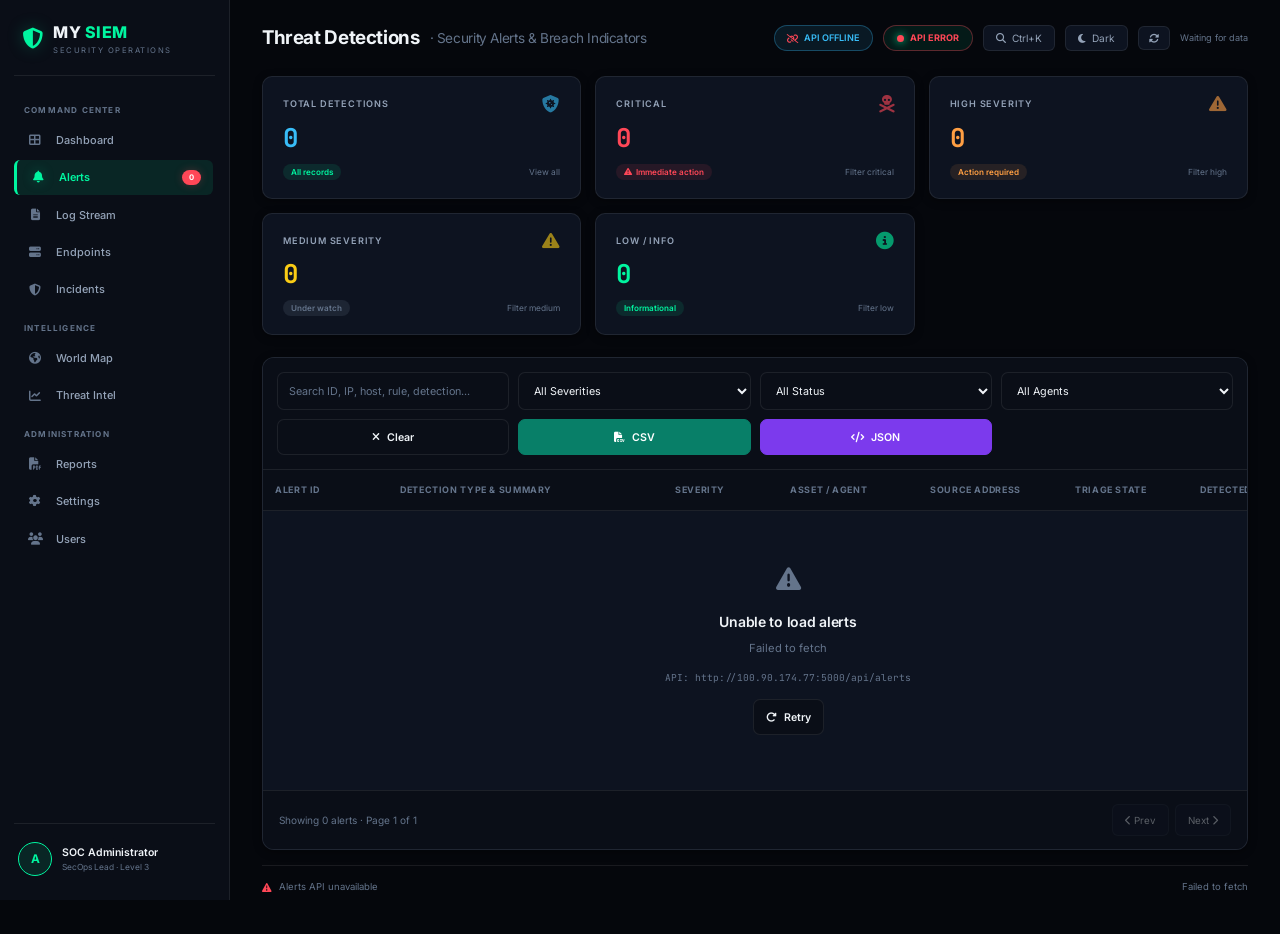
<file: ui/alerts.html>
<!DOCTYPE html>
<html lang="en">
<head>
    <meta charset="UTF-8">
    <meta name="viewport" content="width=device-width, initial-scale=1.0">

    <title>MY SIEM — Threat Detections</title>

    <link rel="stylesheet"
          href="https://cdnjs.cloudflare.com/ajax/libs/font-awesome/6.4.0/css/all.min.css">
    <link rel="stylesheet" href="css/style.css">

    <style>
        /* =====================================================
           ALERTS PAGE — CLEAN SOC DASHBOARD
           ===================================================== */

        .main-content {
            min-width: 0;
        }

        .main-header h2 span {
            color: var(--text-muted);
            font-size: .72em;
            font-weight: 400;
        }

        .header-actions {
            display: flex;
            align-items: center;
            gap: 10px;
            flex-wrap: wrap;
        }

        #liveBadge {
            cursor: pointer;
        }

        #liveBadge.api-error {
            color: var(--red);
            border-color: rgba(255, 70, 90, .35);
        }

        #liveDot.offline {
            background: var(--red);
        }

        /* STAT CARDS */

        .stats-grid {
            display: grid;
            grid-template-columns: repeat(5, minmax(0, 1fr));
            gap: 14px;
            margin-bottom: 22px;
        }

        .stat-card {
            min-width: 0;
            cursor: pointer;
            transition: transform .18s, border-color .18s;
        }

        .stat-card:hover {
            transform: translateY(-2px);
            border-color: var(--border-color);
        }

        .stat-card:focus-visible {
            outline: 2px solid var(--green);
            outline-offset: 3px;
        }

        .stat-value {
            font-variant-numeric: tabular-nums;
        }

        /* TABLE CONTAINER */

        .table-container {
            width: 100%;
            min-width: 0;
            overflow: hidden;
            border: 1px solid var(--border-color);
            border-radius: 12px;
            background: var(--bg-card);
        }

        .filter-bar {
            display: grid;
            grid-template-columns: minmax(180px, 1fr)
                                   repeat(3, minmax(110px, 145px))
                                   auto auto auto;
            align-items: center;
            gap: 9px;
            padding: 14px;
            border-bottom: 1px solid var(--border-color);
        }

        .filter-bar input,
        .filter-bar select {
            box-sizing: border-box;
            width: 100%;
            min-width: 0;
            height: 38px;
            padding: 0 11px;
            border: 1px solid var(--border-color);
            border-radius: 7px;
            outline: none;
            color: var(--text-primary);
            background: var(--bg-secondary);
            font-family: inherit;
            font-size: .77rem;
        }

        .filter-bar input:focus,
        .filter-bar select:focus {
            border-color: var(--green);
        }

        .filter-bar input::placeholder {
            color: var(--text-muted);
        }

        .filter-btn {
            display: inline-flex;
            justify-content: center;
            align-items: center;
            gap: 7px;
            min-height: 36px;
            padding: 0 12px;
            border: 1px solid var(--border-color);
            border-radius: 7px;
            color: var(--text-primary);
            background: var(--bg-secondary);
            cursor: pointer;
            font-family: inherit;
            font-size: .76rem;
            font-weight: 600;
            white-space: nowrap;
            transition: border-color .15s, background .15s;
        }

        .filter-btn:hover {
            border-color: var(--green);
        }

        .filter-btn.export {
            color: #fff;
            background: #087f68;
            border-color: #087f68;
        }

        .filter-btn.export:hover {
            background: #069678;
        }

        .filter-btn.json-export {
            background: #7c3aed;
            border-color: #7c3aed;
        }

        .filter-btn.json-export:hover {
            background: #8b5cf6;
        }

        /* TABLE LAYOUT */

        .table-scroll {
            width: 100%;
            overflow: auto;
        }

        .table-scroll table {
            width: 100%;
            min-width: 1050px;
            border-collapse: separate;
            border-spacing: 0;
            table-layout: fixed;
        }

        .table-scroll thead th {
            position: sticky;
            top: 0;
            z-index: 2;
            padding: 13px 12px;
            text-align: left;
            color: var(--text-muted);
            background: var(--bg-secondary);
            border-bottom: 1px solid var(--border-color);
            font-size: .64rem;
            font-weight: 700;
            letter-spacing: .07em;
            text-transform: uppercase;
            white-space: nowrap;
        }

        .table-scroll tbody td {
            padding: 15px 12px;
            vertical-align: middle;
            color: var(--text-primary);
            border-bottom: 1px solid var(--border-color);
            font-size: .76rem;
        }

        .table-scroll tbody tr:last-child td {
            border-bottom: none;
        }

        .alert-row {
            background: var(--bg-card);
            transition: background .15s;
        }

        .alert-row:hover {
            background: var(--bg-secondary);
        }

        /* Column widths: always match the eight table cells */

        .table-scroll th:nth-child(1),
        .table-scroll td:nth-child(1) {
            width: 125px;
        }

        .table-scroll th:nth-child(2),
        .table-scroll td:nth-child(2) {
            width: 31%;
        }

        .table-scroll th:nth-child(3),
        .table-scroll td:nth-child(3) {
            width: 115px;
        }

        .table-scroll th:nth-child(4),
        .table-scroll td:nth-child(4) {
            width: 140px;
        }

        .table-scroll th:nth-child(5),
        .table-scroll td:nth-child(5) {
            width: 145px;
        }

        .table-scroll th:nth-child(6),
        .table-scroll td:nth-child(6) {
            width: 125px;
        }

        .table-scroll th:nth-child(7),
        .table-scroll td:nth-child(7) {
            width: 125px;
        }

        .alert-id-cell {
            display: table-cell;
            white-space: nowrap;
        }

        .mono,
        .ip-address {
            font-family: 'JetBrains Mono', 'Consolas', monospace;
            font-size: .72rem;
            font-variant-numeric: tabular-nums;
        }

        .mono {
            color: var(--text-primary);
        }

        .ip-address {
            display: inline-block;
            padding: 5px 7px;
            border-radius: 5px;
            background: var(--bg-secondary);
            overflow-wrap: anywhere;
        }

        .expand-btn {
            width: 25px;
            height: 25px;
            margin-right: 7px;
            display: inline-flex;
            align-items: center;
            justify-content: center;
            color: var(--text-muted);
            background: var(--bg-secondary);
            border: 1px solid var(--border-color);
            border-radius: 6px;
            cursor: pointer;
            transition: transform .18s, color .18s;
        }

        .expand-btn:hover {
            color: var(--green);
            border-color: var(--green);
        }

        .expand-btn.expanded i {
            transform: rotate(90deg);
        }

        .expand-btn i {
            transition: transform .18s;
        }

        /* DETECTION DESCRIPTION */

        .detection-title {
            color: var(--text-primary);
            font-weight: 650;
            font-size: .8rem;
            line-height: 1.45;
            overflow-wrap: anywhere;
        }

        .detection-description {
            margin-top: 5px;
            color: var(--text-muted);
            font-size: .73rem;
            line-height: 1.5;
            overflow-wrap: anywhere;
        }

        .detection-rule {
            margin-top: 5px;
            color: var(--blue);
            font-size: .67rem;
            font-family: 'JetBrains Mono', 'Consolas', monospace;
        }

        .agent-name {
            display: flex;
            align-items: center;
            gap: 7px;
            font-weight: 600;
            overflow-wrap: anywhere;
        }

        .agent-name i {
            color: var(--text-muted);
            font-size: .78rem;
        }

        .muted {
            color: var(--text-muted);
            font-size: .72rem;
        }

        /* SEVERITY BADGES */

        .severity-badge,
        .status-badge {
            display: inline-flex;
            align-items: center;
            justify-content: center;
            gap: 6px;
            padding: 6px 9px;
            border-radius: 6px;
            font-size: .65rem;
            font-weight: 750;
            letter-spacing: .025em;
            white-space: nowrap;
        }

        .severity-dot {
            width: 6px;
            height: 6px;
            border-radius: 50%;
            background: currentColor;
        }

        .severity-critical {
            color: #ff5364;
            background: rgba(255, 65, 85, .12);
        }

        .severity-high {
            color: #ff9f43;
            background: rgba(255, 159, 67, .12);
        }

        .severity-medium {
            color: #e7bf3d;
            background: rgba(231, 191, 61, .12);
        }

        .severity-low {
            color: #26c995;
            background: rgba(38, 201, 149, .12);
        }

        .severity-info {
            color: #60a5fa;
            background: rgba(96, 165, 250, .12);
        }

        /* TRIAGE STATUS BADGES */

        .status-open {
            color: #ff9f43;
            background: rgba(255, 159, 67, .12);
        }

        .status-investigating {
            color: #60a5fa;
            background: rgba(96, 165, 250, .12);
        }

        .status-resolved,
        .status-closed {
            color: #26c995;
            background: rgba(38, 201, 149, .12);
        }

        .status-false-positive {
            color: #b5a1ff;
            background: rgba(167, 139, 250, .13);
        }

        .detected-time {
            font-weight: 600;
            font-size: .74rem;
            white-space: nowrap;
        }

        .time-ago {
            margin-top: 4px;
            color: var(--text-muted);
            font-size: .65rem;
        }

        /* EXPANDED DETAILS */

        .alert-detail-row > td {
            padding: 0 !important;
            background: var(--bg-secondary);
        }

        .alert-detail-panel {
            padding: 20px;
            border-bottom: 1px solid var(--border-color);
        }

        .detail-heading {
            margin-bottom: 15px;
            font-weight: 700;
            font-size: .85rem;
        }

        .detail-heading i {
            margin-right: 7px;
            color: var(--green);
        }

        .detail-grid {
            display: grid;
            grid-template-columns: repeat(4, minmax(0, 1fr));
            gap: 10px;
        }

        .detail-item {
            min-width: 0;
            padding: 12px;
            border: 1px solid var(--border-color);
            border-radius: 8px;
            background: var(--bg-card);
        }

        .detail-item span {
            display: block;
            margin-bottom: 6px;
            color: var(--text-muted);
            font-size: .66rem;
            text-transform: uppercase;
            letter-spacing: .05em;
        }

        .detail-item strong {
            display: block;
            font-size: .78rem;
            overflow-wrap: anywhere;
        }

        .raw-heading {
            margin: 17px 0 8px;
            color: var(--text-muted);
            font-size: .68rem;
            font-weight: 700;
            text-transform: uppercase;
            letter-spacing: .06em;
        }

        .raw-alert {
            max-height: 280px;
            overflow: auto;
            padding: 14px;
            margin: 0;
            color: var(--text-primary);
            background: var(--bg-card);
            border: 1px solid var(--border-color);
            border-radius: 8px;
            font-size: .72rem;
            line-height: 1.6;
            white-space: pre-wrap;
            overflow-wrap: anywhere;
        }

        /* EMPTY / LOADING / ERROR */

        .loading-cell {
            padding: 45px 20px !important;
            text-align: center;
            color: var(--text-muted) !important;
        }

        .loading-cell i {
            margin-right: 8px;
            color: var(--green);
        }

        .alert-empty-state {
            padding: 40px 20px;
            text-align: center;
        }

        .alert-empty-state > i {
            color: var(--text-muted);
            font-size: 1.8rem;
            margin-bottom: 12px;
        }

        .alert-empty-state h3 {
            margin: 8px 0;
            color: var(--text-primary);
            font-size: 1rem;
        }

        .alert-empty-state p {
            margin: 8px 0 14px;
            color: var(--text-muted);
            font-size: .8rem;
            overflow-wrap: anywhere;
        }

        .alert-empty-state .api-hint {
            font-family: 'JetBrains Mono', 'Consolas', monospace;
            font-size: .68rem;
        }

        /* PAGINATION */

        .pagination {
            display: flex;
            justify-content: space-between;
            align-items: center;
            gap: 12px;
            padding: 13px 16px;
            color: var(--text-muted);
            background: var(--bg-secondary);
            border-top: 1px solid var(--border-color);
            font-size: .72rem;
        }

        .page-btns {
            display: flex;
            gap: 8px;
        }

        .page-btns button {
            min-height: 32px;
            padding: 0 12px;
            color: var(--text-primary);
            background: var(--bg-card);
            border: 1px solid var(--border-color);
            border-radius: 7px;
            cursor: pointer;
            font-family: inherit;
            font-size: .72rem;
        }

        .page-btns button:hover:not(:disabled) {
            border-color: var(--green);
        }

        .page-btns button:disabled {
            opacity: .4;
            cursor: not-allowed;
        }

        .status-bar {
            display: flex;
            justify-content: space-between;
            gap: 12px;
            flex-wrap: wrap;
            margin-top: 15px;
            font-size: .68rem;
        }

        #statusBarLeft {
            display: inline-flex;
            align-items: center;
            gap: 7px;
        }

        #statusBarLeft .fa-circle-check {
            color: var(--green);
        }

        #statusBarLeft .fa-triangle-exclamation {
            color: var(--red);
        }

        /* RESPONSIVE */

        @media (max-width: 1350px) {
            .stats-grid {
                grid-template-columns: repeat(3, minmax(0, 1fr));
            }

            .filter-bar {
                grid-template-columns: minmax(180px, 1fr) repeat(3, minmax(110px, 1fr));
            }

            .filter-bar .filter-btn {
                width: 100%;
            }
        }

        @media (max-width: 850px) {
            .stats-grid {
                grid-template-columns: repeat(2, minmax(0, 1fr));
            }

            .filter-bar {
                grid-template-columns: repeat(2, minmax(0, 1fr));
            }

            .filter-bar input {
                grid-column: 1 / -1;
            }

            .detail-grid {
                grid-template-columns: repeat(2, minmax(0, 1fr));
            }

            .main-header {
                align-items: flex-start;
                flex-wrap: wrap;
                gap: 12px;
            }
        }

        @media (max-width: 520px) {
            .stats-grid {
                grid-template-columns: 1fr;
            }

            .filter-bar {
                grid-template-columns: 1fr;
            }

            .filter-bar input {
                grid-column: auto;
            }

            .detail-grid {
                grid-template-columns: 1fr;
            }

            .pagination {
                align-items: flex-start;
                flex-direction: column;
            }
        }
    </style>
</head>

<body>

    <!-- SIDEBAR -->
    <nav class="sidebar">
        <div class="sidebar-logo">
            <i class="fas fa-shield-halved logo-icon"></i>
            <div>
                <h1>MY <span>SIEM</span></h1>
                <span class="subtitle">Security Operations</span>
            </div>
        </div>

        <div class="sidebar-nav">
            <div class="nav-label">Command Center</div>

            <a href="index.html">
                <i class="fas fa-th-large"></i>
                <span>Dashboard</span>
            </a>

            <a href="alerts.html" class="active">
                <i class="fas fa-bell"></i>
                <span>Alerts</span>
                <span class="badge-side" id="alertBadge">0</span>
            </a>

            <a href="logs.html">
                <i class="fas fa-file-alt"></i>
                <span>Log Stream</span>
            </a>

            <a href="devices.html">
                <i class="fas fa-server"></i>
                <span>Endpoints</span>
            </a>

            <a href="incidents.html">
                <i class="fas fa-shield-alt"></i>
                <span>Incidents</span>
            </a>

            <div class="nav-label">Intelligence</div>

            <a href="map.html">
                <i class="fas fa-globe-americas"></i>
                <span>World Map</span>
            </a>

            <a href="threat-intel.html">
                <i class="fas fa-chart-line"></i>
                <span>Threat Intel</span>
            </a>

            <div class="nav-label">Administration</div>

            <a href="reports.html">
                <i class="fas fa-file-pdf"></i>
                <span>Reports</span>
            </a>

            <a href="settings.html">
                <i class="fas fa-cog"></i>
                <span>Settings</span>
            </a>

            <a href="users.html">
                <i class="fas fa-users"></i>
                <span>Users</span>
            </a>
        </div>

        <div class="sidebar-footer">
            <div class="user">
                <div class="user-avatar">A</div>
                <div class="user-info">
                    <div class="name">SOC Administrator</div>
                    <div class="role">SecOps Lead · Level 3</div>
                </div>
            </div>
        </div>
    </nav>

    <!-- MAIN -->
    <main class="main-content">

        <header class="main-header">
            <div>
                <h2>
                    Threat Detections
                    <span>· Security Alerts &amp; Breach Indicators</span>
                </h2>
            </div>

            <div class="header-actions">
                <div class="live-badge" id="liveBadge"
                     onclick="toggleLive()"
                     title="Click to pause or resume auto-refresh">
                    <span class="live-dot-sm" id="liveDot"></span>
                    <span id="liveLabel">LIVE</span>
                </div>

                <button class="header-btn" type="button"
                        onclick="document.dispatchEvent(new KeyboardEvent('keydown',{key:'k',ctrlKey:true}))"
                        title="Search (Ctrl+K)">
                    <i class="fas fa-search"></i>
                    <span>Ctrl+K</span>
                </button>

                <button class="theme-toggle" type="button"
                        onclick="toggleTheme()" id="themeToggle">
                    <i class="fas fa-moon"></i>
                    <span class="theme-label" id="themeLabel">Dark</span>
                </button>

                <button class="btn-refresh" type="button"
                        onclick="loadAlerts()" title="Refresh alerts">
                    <i class="fas fa-sync-alt" id="refreshIcon"></i>
                </button>

                <span id="lastUpdate"
                      style="color:var(--text-muted);font-size:.65rem">
                    Waiting for data
                </span>
            </div>
        </header>

        <!-- STATISTICS -->
        <section class="stats-grid">

            <div class="stat-card" role="button" tabindex="0"
                 onclick="filterBySeverity('ALL')"
                 onkeydown="if(event.key==='Enter')filterBySeverity('ALL')">
                <div class="stat-header">
                    <span class="stat-label">Total Detections</span>
                    <i class="fas fa-shield-virus stat-icon text-blue"></i>
                </div>
                <div class="stat-value text-blue" id="alertTotal">0</div>
                <div class="stat-footer">
                    <span class="stat-change up">All records</span>
                    <span class="stat-delta">View all</span>
                </div>
            </div>

            <div class="stat-card critical" role="button" tabindex="0"
                 onclick="filterBySeverity('CRITICAL')"
                 onkeydown="if(event.key==='Enter')filterBySeverity('CRITICAL')">
                <div class="stat-header">
                    <span class="stat-label">Critical</span>
                    <i class="fas fa-skull-crossbones stat-icon text-red"></i>
                </div>
                <div class="stat-value text-red" id="alertCritical">0</div>
                <div class="stat-footer">
                    <span class="stat-change down">
                        <i class="fas fa-triangle-exclamation"></i> Immediate action
                    </span>
                    <span class="stat-delta">Filter critical</span>
                </div>
            </div>

            <div class="stat-card" role="button" tabindex="0"
                 onclick="filterBySeverity('HIGH')"
                 onkeydown="if(event.key==='Enter')filterBySeverity('HIGH')">
                <div class="stat-header">
                    <span class="stat-label">High Severity</span>
                    <i class="fas fa-exclamation-triangle stat-icon text-orange"></i>
                </div>
                <div class="stat-value text-orange" id="alertHigh">0</div>
                <div class="stat-footer">
                    <span class="stat-change warning">Action required</span>
                    <span class="stat-delta">Filter high</span>
                </div>
            </div>

            <div class="stat-card" role="button" tabindex="0"
                 onclick="filterBySeverity('MEDIUM')"
                 onkeydown="if(event.key==='Enter')filterBySeverity('MEDIUM')">
                <div class="stat-header">
                    <span class="stat-label">Medium Severity</span>
                    <i class="fas fa-triangle-exclamation stat-icon text-yellow"></i>
                </div>
                <div class="stat-value text-yellow" id="alertMedium">0</div>
                <div class="stat-footer">
                    <span class="stat-change neutral">Under watch</span>
                    <span class="stat-delta">Filter medium</span>
                </div>
            </div>

            <div class="stat-card" role="button" tabindex="0"
                 onclick="filterBySeverity('LOW')"
                 onkeydown="if(event.key==='Enter')filterBySeverity('LOW')">
                <div class="stat-header">
                    <span class="stat-label">Low / Info</span>
                    <i class="fas fa-circle-info stat-icon text-green"></i>
                </div>
                <div class="stat-value text-green" id="alertLow">0</div>
                <div class="stat-footer">
                    <span class="stat-change up">Informational</span>
                    <span class="stat-delta">Filter low</span>
                </div>
            </div>

        </section>

        <!-- ALERT TABLE -->
        <section class="table-container">

            <div class="filter-bar">
                <input type="search" id="searchInput"
                       placeholder="Search ID, IP, host, rule, detection..."
                       aria-label="Search alerts"
                       oninput="applyFilters()">

                <select id="severityFilter" aria-label="Filter severity"
                        onchange="applyFilters()">
                    <option value="ALL">All Severities</option>
                    <option value="CRITICAL">Critical</option>
                    <option value="HIGH">High</option>
                    <option value="MEDIUM">Medium</option>
                    <option value="LOW">Low</option>
                    <option value="INFO">Info</option>
                </select>

                <select id="statusFilter" aria-label="Filter triage status"
                        onchange="applyFilters()">
                    <option value="ALL">All Status</option>
                    <option value="OPEN">Open</option>
                    <option value="INVESTIGATING">Investigating</option>
                    <option value="RESOLVED">Resolved</option>
                    <option value="CLOSED">Closed</option>
                    <option value="FALSE_POSITIVE">False Positive</option>
                </select>

                <select id="agentFilter" aria-label="Filter agent"
                        onchange="applyFilters()">
                    <option value="ALL">All Agents</option>
                </select>

                <button class="filter-btn" type="button" onclick="resetFilters()">
                    <i class="fas fa-times"></i> Clear
                </button>

                <button class="filter-btn export" type="button"
                        onclick="exportAlertsCSV()">
                    <i class="fas fa-file-csv"></i> CSV
                </button>

                <button class="filter-btn export json-export" type="button"
                        onclick="exportAlertsJSON()">
                    <i class="fas fa-code"></i> JSON
                </button>
            </div>

            <div class="table-scroll">
                <table>
                    <thead>
                        <tr>
                            <th>Alert ID</th>
                            <th>Detection Type &amp; Summary</th>
                            <th>Severity</th>
                            <th>Asset / Agent</th>
                            <th>Source Address</th>
                            <th>Triage State</th>
                            <th>Detected</th>
                        </tr>
                    </thead>

                    <tbody id="alertsBody">
                        <tr>
                            <td colspan="8" class="loading-cell">
                                <i class="fas fa-circle-notch fa-spin"></i>
                                Loading alerts...
                            </td>
                        </tr>
                    </tbody>
                </table>
            </div>

            <div class="pagination">
                <span id="pageInfo">Showing 0 alerts · Page 1 of 1</span>

                <div class="page-btns">
                    <button type="button" id="prevPage"
                            onclick="changePage(-1)" disabled>
                        <i class="fas fa-chevron-left"></i> Prev
                    </button>

                    <button type="button" id="nextPage"
                            onclick="changePage(1)" disabled>
                        Next <i class="fas fa-chevron-right"></i>
                    </button>
                </div>
            </div>
        </section>

        <!-- API STATUS -->
        <footer class="status-bar">
            <span id="statusBarLeft">
                <i class="fas fa-circle-notch fa-spin"></i>
                Checking alerts API...
            </span>
            <span id="statusBarRight">Waiting for first scan</span>
        </footer>

    </main>

    <!-- API CONFIGURATION -->
    <script>
        window.SIEM_API_BASE = 'http://100.90.174.77:5000';
    </script>

    <!-- SHARED SCRIPTS -->
    <script src="js/theme.js"></script>
    <script src="js/main.js"></script>
    <script src="js/alerts.js"></script>

</body>
</html>
</file>
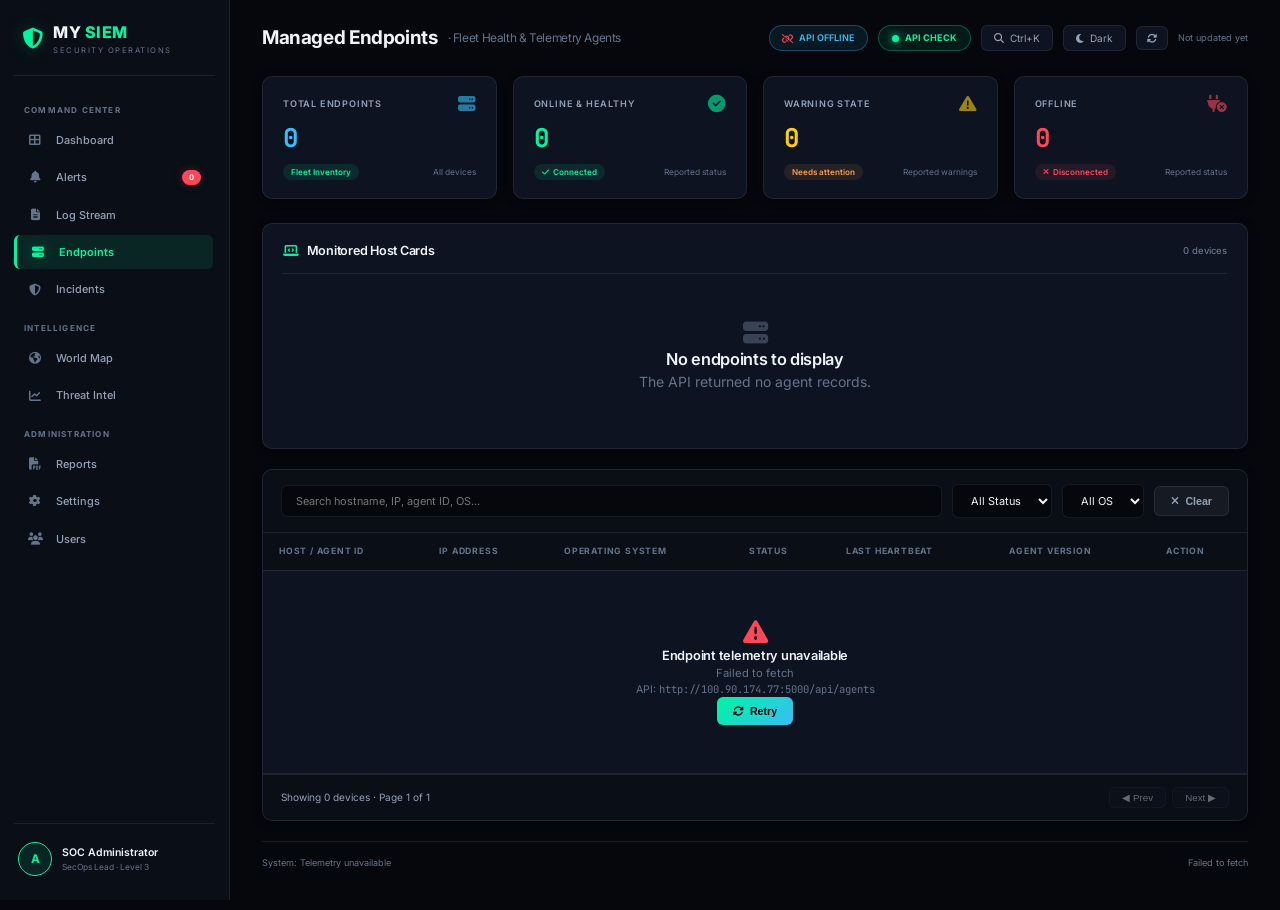
<file: ui/devices.html>
<!DOCTYPE html>
<html lang="en">
<head>
    <meta charset="UTF-8">
    <meta name="viewport" content="width=device-width, initial-scale=1.0">

    <title>MY SIEM — Managed Endpoints</title>

    <link rel="stylesheet"
          href="https://cdnjs.cloudflare.com/ajax/libs/font-awesome/6.4.0/css/all.min.css">

    <link rel="stylesheet" href="css/style.css">

    <style>
        .device-cards-grid {
            display: grid;
            grid-template-columns: repeat(auto-fill, minmax(220px, 1fr));
            gap: 16px;
            margin-bottom: 8px;
        }

        .device-card {
            padding: 16px;
            background: var(--bg-card);
            border: 1px solid var(--border-color);
            border-radius: 10px;
            cursor: pointer;
            min-width: 0;
            transition: border-color .2s, transform .2s;
        }

        .device-card:hover {
            border-color: var(--green);
            transform: translateY(-2px);
        }

        .device-header {
            display: flex;
            align-items: flex-start;
            justify-content: space-between;
            gap: 10px;
            margin-bottom: 16px;
        }

        .device-name {
            display: flex;
            align-items: center;
            gap: 8px;
            font-weight: 600;
            overflow-wrap: anywhere;
        }

        .device-name i {
            color: var(--green);
        }

        .device-details {
            display: grid;
            gap: 10px;
            font-size: .78rem;
            color: var(--text-muted);
        }

        .device-details span {
            overflow-wrap: anywhere;
        }

        .device-details i {
            width: 16px;
            margin-right: 5px;
        }

        .device-actions {
            display: flex;
            gap: 8px;
            margin-top: 16px;
        }

        .device-status {
            display: inline-flex;
            align-items: center;
            padding: 4px 8px;
            border-radius: 20px;
            font-size: .65rem;
            font-weight: 700;
            white-space: nowrap;
        }

        .device-status.online {
            color: var(--green);
            background: rgba(0, 220, 160, .12);
        }

        .device-status.warning {
            color: var(--orange);
            background: rgba(255, 165, 0, .12);
        }

        .device-status.offline {
            color: var(--red);
            background: rgba(255, 65, 85, .12);
        }

        .device-status.unknown {
            color: var(--text-muted);
            background: rgba(130, 145, 165, .12);
        }

        .endpoint-empty {
            padding: 34px 18px;
            text-align: center;
            color: var(--text-muted);
        }

        .endpoint-empty > i {
            font-size: 1.8rem;
            margin-bottom: 12px;
        }

        .endpoint-empty h3 {
            margin: 10px 0;
            color: var(--text-primary);
        }

        .endpoint-empty p {
            font-size: .78rem;
            overflow-wrap: anywhere;
        }

        .endpoint-api-url {
            overflow-wrap: anywhere;
            font-size: .72rem;
        }

        .endpoint-raw-data {
            white-space: pre-wrap;
            overflow-wrap: anywhere;
            max-height: 280px;
            overflow: auto;
            background: var(--bg-secondary);
            border: 1px solid var(--border-color);
            border-radius: 8px;
            padding: 12px;
            font-size: .75rem;
        }

        .endpoint-status-label {
            display: flex;
            align-items: center;
            gap: 7px;
        }

        .endpoint-live-dot {
            width: 7px;
            height: 7px;
            display: inline-block;
            border-radius: 50%;
            background: var(--green);
        }

        .endpoint-live-dot.error {
            background: var(--red);
        }

        .filter-bar input {
            min-width: 150px;
        }

        .table-scroll {
            overflow-x: auto;
        }

        .table-scroll table {
            min-width: 850px;
            width: 100%;
        }

        #prevPage:disabled,
        #nextPage:disabled {
            opacity: .4;
            cursor: not-allowed;
        }

        @media (max-width: 700px) {
            .device-cards-grid {
                grid-template-columns: 1fr;
            }

            .main-header {
                gap: 12px;
                flex-wrap: wrap;
            }

            .header-actions {
                flex-wrap: wrap;
            }
        }
    </style>
</head>

<body>

    <!-- SIDEBAR -->
    <nav class="sidebar">
        <div class="sidebar-logo">
            <i class="fas fa-shield-halved logo-icon"></i>
            <div>
                <h1>MY <span>SIEM</span></h1>
                <span class="subtitle">Security Operations</span>
            </div>
        </div>

        <div class="sidebar-nav">
            <div class="nav-label">Command Center</div>

            <a href="index.html">
                <i class="fas fa-th-large"></i>
                <span>Dashboard</span>
            </a>

            <a href="alerts.html">
                <i class="fas fa-bell"></i>
                <span>Alerts</span>
                <span class="badge-side" id="alertBadge">0</span>
            </a>

            <a href="logs.html">
                <i class="fas fa-file-alt"></i>
                <span>Log Stream</span>
            </a>

            <a href="devices.html" class="active">
                <i class="fas fa-server"></i>
                <span>Endpoints</span>
            </a>

            <a href="incidents.html">
                <i class="fas fa-shield-alt"></i>
                <span>Incidents</span>
            </a>

            <div class="nav-label">Intelligence</div>

            <a href="map.html">
                <i class="fas fa-globe-americas"></i>
                <span>World Map</span>
            </a>

            <a href="threat-intel.html">
                <i class="fas fa-chart-line"></i>
                <span>Threat Intel</span>
            </a>

            <div class="nav-label">Administration</div>

            <a href="reports.html">
                <i class="fas fa-file-pdf"></i>
                <span>Reports</span>
            </a>

            <a href="settings.html">
                <i class="fas fa-cog"></i>
                <span>Settings</span>
            </a>

            <a href="users.html">
                <i class="fas fa-users"></i>
                <span>Users</span>
            </a>
        </div>

        <div class="sidebar-footer">
            <div class="user">
                <div class="user-avatar">A</div>
                <div class="user-info">
                    <div class="name">SOC Administrator</div>
                    <div class="role">SecOps Lead · Level 3</div>
                </div>
            </div>
        </div>
    </nav>

    <!-- MAIN CONTENT -->
    <main class="main-content">

        <header class="main-header">
            <div>
                <h2>
                    Managed Endpoints
                    <span>· Fleet Health &amp; Telemetry Agents</span>
                </h2>
            </div>

            <div class="header-actions">
                <div class="live-badge" id="liveBadge"
                     title="Endpoint API status">
                    <span class="live-dot-sm" id="endpointLiveDot"></span>
                    <span id="endpointLiveLabel">CHECKING API</span>
                </div>

                <button class="header-btn"
                        type="button"
                        onclick="document.dispatchEvent(new KeyboardEvent('keydown',{key:'k',ctrlKey:true}))"
                        title="Search (Ctrl+K)">
                    <i class="fas fa-search"></i>
                    <span>Ctrl+K</span>
                </button>

                <button class="theme-toggle"
                        type="button"
                        onclick="toggleTheme()"
                        id="themeToggle">
                    <i class="fas fa-moon"></i>
                    <span class="theme-label" id="themeLabel">Dark</span>
                </button>

                <button class="btn-refresh"
                        type="button"
                        onclick="loadDevices()"
                        title="Refresh Endpoints">
                    <i class="fas fa-sync-alt" id="refreshIcon"></i>
                </button>

                <span style="color:var(--text-muted);font-size:.65rem"
                      id="lastUpdate">Not updated yet</span>
            </div>
        </header>

        <!-- STATISTICS -->
        <div class="stats-grid">

            <div class="stat-card" onclick="filterByStatus('ALL')">
                <div class="stat-header">
                    <span class="stat-label">Total Endpoints</span>
                    <i class="fas fa-server stat-icon text-blue"></i>
                </div>
                <div class="stat-value text-blue" id="deviceTotal">0</div>
                <div class="stat-footer">
                    <span class="stat-change up">Fleet Inventory</span>
                    <span class="stat-delta">All devices</span>
                </div>
            </div>

            <div class="stat-card" onclick="filterByStatus('online')">
                <div class="stat-header">
                    <span class="stat-label">Online &amp; Healthy</span>
                    <i class="fas fa-circle-check stat-icon text-green"></i>
                </div>
                <div class="stat-value text-green" id="deviceOnline">0</div>
                <div class="stat-footer">
                    <span class="stat-change up">
                        <i class="fas fa-check"></i> Connected
                    </span>
                    <span class="stat-delta">Reported status</span>
                </div>
            </div>

            <div class="stat-card" onclick="filterByStatus('warning')">
                <div class="stat-header">
                    <span class="stat-label">Warning State</span>
                    <i class="fas fa-triangle-exclamation stat-icon text-yellow"></i>
                </div>
                <div class="stat-value text-yellow" id="deviceWarning">0</div>
                <div class="stat-footer">
                    <span class="stat-change warning">Needs attention</span>
                    <span class="stat-delta">Reported warnings</span>
                </div>
            </div>

            <div class="stat-card critical" onclick="filterByStatus('offline')">
                <div class="stat-header">
                    <span class="stat-label">Offline</span>
                    <i class="fas fa-plug-circle-xmark stat-icon text-red"></i>
                </div>
                <div class="stat-value text-red" id="deviceOffline">0</div>
                <div class="stat-footer">
                    <span class="stat-change down">
                        <i class="fas fa-xmark"></i> Disconnected
                    </span>
                    <span class="stat-delta">Reported status</span>
                </div>
            </div>

        </div>

        <!-- MONITORED HOST CARDS -->
        <section class="panel">
            <div class="panel-header">
                <h3>
                    <i class="fas fa-laptop-code text-green"></i>
                    Monitored Host Cards
                </h3>
                <span class="view-all" id="deviceCardCount">0 devices</span>
            </div>

            <div class="device-cards-grid" id="deviceCardsGrid">
                <div class="endpoint-empty">
                    <i class="fas fa-spinner fa-spin"></i>
                    <p>Loading endpoint telemetry...</p>
                </div>
            </div>
        </section>

        <!-- ENDPOINT TABLE -->
        <section class="table-container">

            <div class="filter-bar">
                <input
                    type="search"
                    id="searchInput"
                    placeholder="Search hostname, IP, agent ID, OS..."
                    aria-label="Search endpoints"
                    oninput="searchDevices()">

                <select id="statusFilter"
                        aria-label="Filter by status"
                        onchange="searchDevices()">
                    <option value="ALL">All Status</option>
                    <option value="online">Online</option>
                    <option value="warning">Warning</option>
                    <option value="offline">Offline</option>
                    <option value="unknown">Unknown</option>
                </select>

                <select id="osFilter"
                        aria-label="Filter by operating system"
                        onchange="searchDevices()">
                    <option value="ALL">All OS</option>
                </select>

                <button class="filter-btn clear"
                        type="button"
                        onclick="resetFilters()">
                    <i class="fas fa-times"></i> Clear
                </button>
            </div>

            <div class="table-scroll">
                <table>
                    <thead>
                        <tr>
                            <th>Host / Agent ID</th>
                            <th>IP Address</th>
                            <th>Operating System</th>
                            <th>Status</th>
                            <th>Last Heartbeat</th>
                            <th>Agent Version</th>
                            <th>Action</th>
                        </tr>
                    </thead>

                    <tbody id="devicesBody">
                        <tr>
                            <td colspan="7" class="loading-text">
                                <i class="fas fa-spinner fa-spin text-green"></i>
                                Loading endpoint telemetry...
                            </td>
                        </tr>
                    </tbody>
                </table>
            </div>

            <div class="pagination">
                <span id="pageInfo">Showing 0 devices</span>

                <div class="page-btns">
                    <button type="button"
                            id="prevPage"
                            onclick="changePage(-1)"
                            disabled>
                        ◀ Prev
                    </button>

                    <button type="button"
                            id="nextPage"
                            onclick="changePage(1)"
                            disabled>
                        Next ▶
                    </button>
                </div>
            </div>
        </section>

        <!-- STATUS FOOTER -->
        <footer class="status-bar">
            <span id="statusBarLeft" class="endpoint-status-label">
                <span class="endpoint-live-dot" id="endpointStatusDot"></span>
                Checking SIEM API...
            </span>

            <span id="statusBarRight">Waiting for first API response...</span>
        </footer>

    </main>

    <!-- DEVICE DETAILS MODAL -->
    <div id="deviceModal" class="modal-overlay">
        <div class="modal-container">
            <div id="modalContent"></div>
        </div>
    </div>

    <!-- API CONFIGURATION -->
    <script>
        window.SIEM_API_BASE = 'http://100.90.174.77:5000';
    </script>

    <!-- SHARED SCRIPTS -->
    <script src="js/theme.js"></script>
    <script src="js/main.js"></script>
    <script src="js/devices.js"></script>

    <script>
        /*
         * Update the header API indicator from the status footer.
         */
        const endpointStatusObserver = new MutationObserver(() => {
            const footerText =
                document.getElementById('statusBarLeft')?.textContent || '';

            const label =
                document.getElementById('endpointLiveLabel');

            const dot =
                document.getElementById('endpointLiveDot');

            const statusDot =
                document.getElementById('endpointStatusDot');

            const isConnected =
                footerText.includes('Connected');

            if (label) {
                label.textContent = isConnected
                    ? 'LIVE API'
                    : 'API CHECK';
            }

            if (dot) {
                dot.classList.toggle('error', !isConnected);
            }

            if (statusDot) {
                statusDot.classList.toggle('error', !isConnected);
            }
        });

        const statusElement =
            document.getElementById('statusBarLeft');

        if (statusElement) {
            endpointStatusObserver.observe(statusElement, {
                childList: true,
                subtree: true,
                characterData: true
            });
        }
    </script>

</body>
</html>
</file>
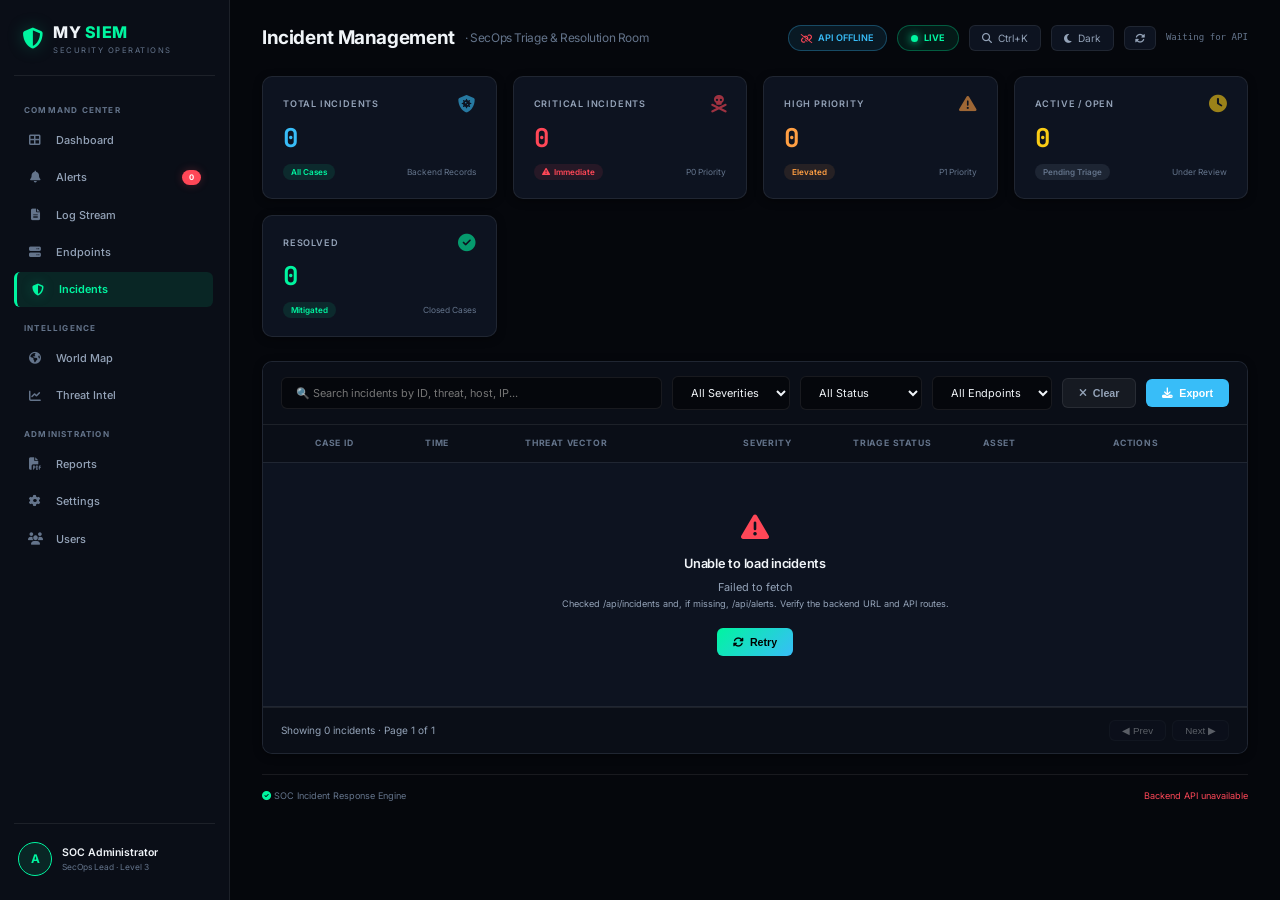
<file: ui/incidents.html>
<!DOCTYPE html>
<html lang="en">
<head>
    <meta charset="UTF-8">
    <meta name="viewport" content="width=device-width, initial-scale=1.0">
    <title>MY SIEM — Incident Management</title>

    <link rel="stylesheet"
          href="https://cdnjs.cloudflare.com/ajax/libs/font-awesome/6.4.0/css/all.min.css">
    <link rel="stylesheet" href="css/style.css">

    <style>
        .expand-btn {
            background: transparent;
            border: none;
            color: var(--text-muted);
            cursor: pointer;
            padding: 4px 8px;
            border-radius: var(--radius-sm);
            transition: var(--transition);
        }

        .expand-btn:hover {
            color: var(--green);
            background: var(--bg-hover);
        }

        .incident-detail-row {
            display: none;
        }

        .incident-detail-row.show {
            display: table-row;
        }

        .detail-grid {
            display: grid;
            grid-template-columns: repeat(3, minmax(0, 1fr));
            gap: 12px;
            padding: 14px;
        }

        .detail-item {
            display: flex;
            flex-direction: column;
            gap: 7px;
            min-width: 0;
            padding: 12px;
            background: var(--bg-secondary);
            border: 1px solid var(--border-color);
            border-radius: var(--radius-sm);
        }

        .detail-item .label {
            color: var(--text-muted);
            font-size: .68rem;
            text-transform: uppercase;
            letter-spacing: .5px;
        }

        .detail-item .value {
            color: var(--text-primary);
            font-size: .82rem;
            overflow-wrap: anywhere;
        }

        .modal-overlay {
            display: none;
            position: fixed;
            inset: 0;
            z-index: 9999;
            background: rgba(0, 0, 0, .75);
            align-items: center;
            justify-content: center;
            padding: 20px;
            overflow-y: auto;
        }

        .modal-overlay.show {
            display: flex;
        }

        .modal-container {
            width: min(850px, 100%);
            max-height: 90vh;
            overflow-y: auto;
            padding: 24px;
            background: var(--bg-card, #0f1521);
            color: var(--text-primary);
            border: 1px solid var(--border-color);
            border-radius: 12px;
        }

        .empty-state {
            text-align: center;
            padding: 38px 16px;
        }

        .empty-state h3 {
            margin: 12px 0 6px;
        }

        .empty-state p,
        .empty-state small {
            color: var(--text-secondary);
        }

        .loading-text {
            text-align: center;
            padding: 32px !important;
            color: var(--text-secondary);
        }

        .filter-bar input {
            min-width: 180px;
        }

        .filter-btn:disabled,
        .page-btns button:disabled {
            opacity: .4;
            cursor: not-allowed;
        }

        @media (max-width: 900px) {
            .detail-grid {
                grid-template-columns: repeat(2, minmax(0, 1fr));
            }
        }

        @media (max-width: 600px) {
            .detail-grid {
                grid-template-columns: 1fr;
            }

            .modal-container {
                padding: 16px;
            }
        }
    </style>
</head>

<body>
    <!-- Sidebar -->
    <nav class="sidebar">
        <div class="sidebar-logo">
            <i class="fas fa-shield-halved logo-icon"></i>
            <div>
                <h1>MY <span>SIEM</span></h1>
                <span class="subtitle">Security Operations</span>
            </div>
        </div>

        <div class="sidebar-nav">
            <div class="nav-label">Command Center</div>

            <a href="index.html">
                <i class="fas fa-th-large"></i>
                <span>Dashboard</span>
            </a>

            <a href="alerts.html">
                <i class="fas fa-bell"></i>
                <span>Alerts</span>
                <span class="badge-side" id="alertBadge">0</span>
            </a>

            <a href="logs.html">
                <i class="fas fa-file-alt"></i>
                <span>Log Stream</span>
            </a>

            <a href="devices.html">
                <i class="fas fa-server"></i>
                <span>Endpoints</span>
            </a>

            <a href="incidents.html" class="active">
                <i class="fas fa-shield-alt"></i>
                <span>Incidents</span>
            </a>

            <div class="nav-label">Intelligence</div>

            <a href="map.html">
                <i class="fas fa-globe-americas"></i>
                <span>World Map</span>
            </a>

            <a href="threat-intel.html">
                <i class="fas fa-chart-line"></i>
                <span>Threat Intel</span>
            </a>

            <div class="nav-label">Administration</div>

            <a href="reports.html">
                <i class="fas fa-file-pdf"></i>
                <span>Reports</span>
            </a>

            <a href="settings.html">
                <i class="fas fa-cog"></i>
                <span>Settings</span>
            </a>

            <a href="users.html">
                <i class="fas fa-users"></i>
                <span>Users</span>
            </a>
        </div>

        <div class="sidebar-footer">
            <div class="user">
                <div class="user-avatar">A</div>
                <div class="user-info">
                    <div class="name">SOC Administrator</div>
                    <div class="role">SecOps Lead · Level 3</div>
                </div>
            </div>
        </div>
    </nav>

    <!-- Main content -->
    <main class="main-content">
        <header class="main-header">
            <div>
                <h2>
                    Incident Management
                    <span>· SecOps Triage &amp; Resolution Room</span>
                </h2>
            </div>

            <div class="header-actions">
                <div class="live-badge" id="liveBadge"
                     title="Automatic refresh enabled">
                    <span class="live-dot-sm"></span>
                    <span>LIVE</span>
                </div>

                <button class="header-btn"
                        type="button"
                        onclick="document.dispatchEvent(new KeyboardEvent('keydown', {key:'k', ctrlKey:true}))"
                        title="Search (Ctrl+K)">
                    <i class="fas fa-search"></i>
                    <span>Ctrl+K</span>
                </button>

                <button class="theme-toggle"
                        type="button"
                        onclick="toggleTheme()"
                        id="themeToggle">
                    <i class="fas fa-moon"></i>
                    <span class="theme-label" id="themeLabel">Dark</span>
                </button>

                <button class="btn-refresh"
                        type="button"
                        onclick="loadIncidents()"
                        title="Refresh incidents">
                    <i class="fas fa-sync-alt" id="refreshIcon"></i>
                </button>

                <span style="color:var(--text-muted);font-size:.65rem;font-family:monospace"
                      id="lastUpdate">Waiting for API</span>
            </div>
        </header>

        <!-- Statistics -->
        <div class="stats-grid">
            <div class="stat-card" onclick="filterBySeverity('ALL')">
                <div class="stat-header">
                    <span class="stat-label">Total Incidents</span>
                    <i class="fas fa-shield-virus stat-icon text-blue"></i>
                </div>
                <div class="stat-value text-blue" id="incidentTotal">0</div>
                <div class="stat-footer">
                    <span class="stat-change up">All Cases</span>
                    <span class="stat-delta">Backend Records</span>
                </div>
            </div>

            <div class="stat-card critical" onclick="filterBySeverity('CRITICAL')">
                <div class="stat-header">
                    <span class="stat-label">Critical Incidents</span>
                    <i class="fas fa-skull-crossbones stat-icon text-red"></i>
                </div>
                <div class="stat-value text-red" id="incidentCritical">0</div>
                <div class="stat-footer">
                    <span class="stat-change down">
                        <i class="fas fa-triangle-exclamation"></i> Immediate
                    </span>
                    <span class="stat-delta">P0 Priority</span>
                </div>
            </div>

            <div class="stat-card" onclick="filterBySeverity('HIGH')">
                <div class="stat-header">
                    <span class="stat-label">High Priority</span>
                    <i class="fas fa-exclamation-triangle stat-icon text-orange"></i>
                </div>
                <div class="stat-value text-orange" id="incidentHigh">0</div>
                <div class="stat-footer">
                    <span class="stat-change warning">Elevated</span>
                    <span class="stat-delta">P1 Priority</span>
                </div>
            </div>

            <div class="stat-card" onclick="filterByStatus('OPEN')">
                <div class="stat-header">
                    <span class="stat-label">Active / Open</span>
                    <i class="fas fa-clock stat-icon text-yellow"></i>
                </div>
                <div class="stat-value text-yellow" id="incidentOpen">0</div>
                <div class="stat-footer">
                    <span class="stat-change neutral">Pending Triage</span>
                    <span class="stat-delta">Under Review</span>
                </div>
            </div>

            <div class="stat-card" onclick="filterByStatus('RESOLVED')">
                <div class="stat-header">
                    <span class="stat-label">Resolved</span>
                    <i class="fas fa-circle-check stat-icon text-green"></i>
                </div>
                <div class="stat-value text-green" id="incidentResolved">0</div>
                <div class="stat-footer">
                    <span class="stat-change up">Mitigated</span>
                    <span class="stat-delta">Closed Cases</span>
                </div>
            </div>
        </div>

        <!-- Incident table -->
        <div class="table-container">
            <div class="filter-bar">
                <input type="text"
                       id="searchInput"
                       placeholder="🔍 Search incidents by ID, threat, host, IP..."
                       aria-label="Search incidents">

                <select id="severityFilter" aria-label="Filter by severity">
                    <option value="ALL">All Severities</option>
                    <option value="CRITICAL">Critical</option>
                    <option value="HIGH">High</option>
                    <option value="MEDIUM">Medium</option>
                    <option value="LOW">Low</option>
                    <option value="INFO">Info</option>
                </select>

                <select id="statusFilter" aria-label="Filter by status">
                    <option value="ALL">All Status</option>
                    <option value="OPEN">Open</option>
                    <option value="IN_PROGRESS">In Progress</option>
                    <option value="INVESTIGATING">Investigating</option>
                    <option value="CONTAINED">Contained</option>
                    <option value="RESOLVED">Resolved</option>
                    <option value="CLOSED">Closed</option>
                    <option value="FALSE_POSITIVE">False Positive</option>
                </select>

                <select id="agentFilter" aria-label="Filter by endpoint">
                    <option value="ALL">All Endpoints</option>
                </select>

                <button class="filter-btn clear"
                        id="resetFilters"
                        type="button">
                    <i class="fas fa-times"></i> Clear
                </button>

                <button class="filter-btn export"
                        type="button"
                        onclick="exportIncidentsCSV()">
                    <i class="fas fa-download"></i> Export
                </button>
            </div>

            <div class="table-scroll">
                <table>
                    <thead>
                        <tr>
                            <th style="width:36px"></th>
                            <th style="width:110px">Case ID</th>
                            <th style="width:100px">Time</th>
                            <th>Threat Vector</th>
                            <th style="width:110px">Severity</th>
                            <th style="width:130px">Triage Status</th>
                            <th style="width:130px">Asset</th>
                            <th style="width:150px">Actions</th>
                        </tr>
                    </thead>

                    <tbody id="incidentsBody">
                        <tr>
                            <td colspan="8" class="loading-text">
                                <i class="fas fa-spinner fa-spin text-green"></i>
                                Connecting to SIEM backend...
                            </td>
                        </tr>
                    </tbody>
                </table>
            </div>

            <div class="pagination">
                <span id="pageInfo">Showing 0 incidents</span>
                <div class="page-btns">
                    <button id="prevPage" type="button" disabled>◀ Prev</button>
                    <button id="nextPage" type="button" disabled>Next ▶</button>
                </div>
            </div>
        </div>

        <footer class="status-bar">
            <span>
                <i class="fas fa-circle-check" style="color:var(--green)"></i>
                SOC Incident Response Engine
            </span>
            <span id="statusBarRight">Connecting to backend...</span>
        </footer>
    </main>

    <!-- Incident details modal -->
    <div id="incidentModal" class="modal-overlay" role="dialog"
         aria-modal="true" aria-label="Incident details">
        <div class="modal-container">
            <div id="incidentModalContent"></div>
        </div>
    </div>

    <!-- Backend configuration -->
    <script>
        window.SIEM_API_BASE = "http://100.90.174.77:5000";
    </script>

    <script src="js/theme.js"></script>
    <script src="js/main.js"></script>
    <script src="js/incidents.js"></script>
</body>
</html>
</file>
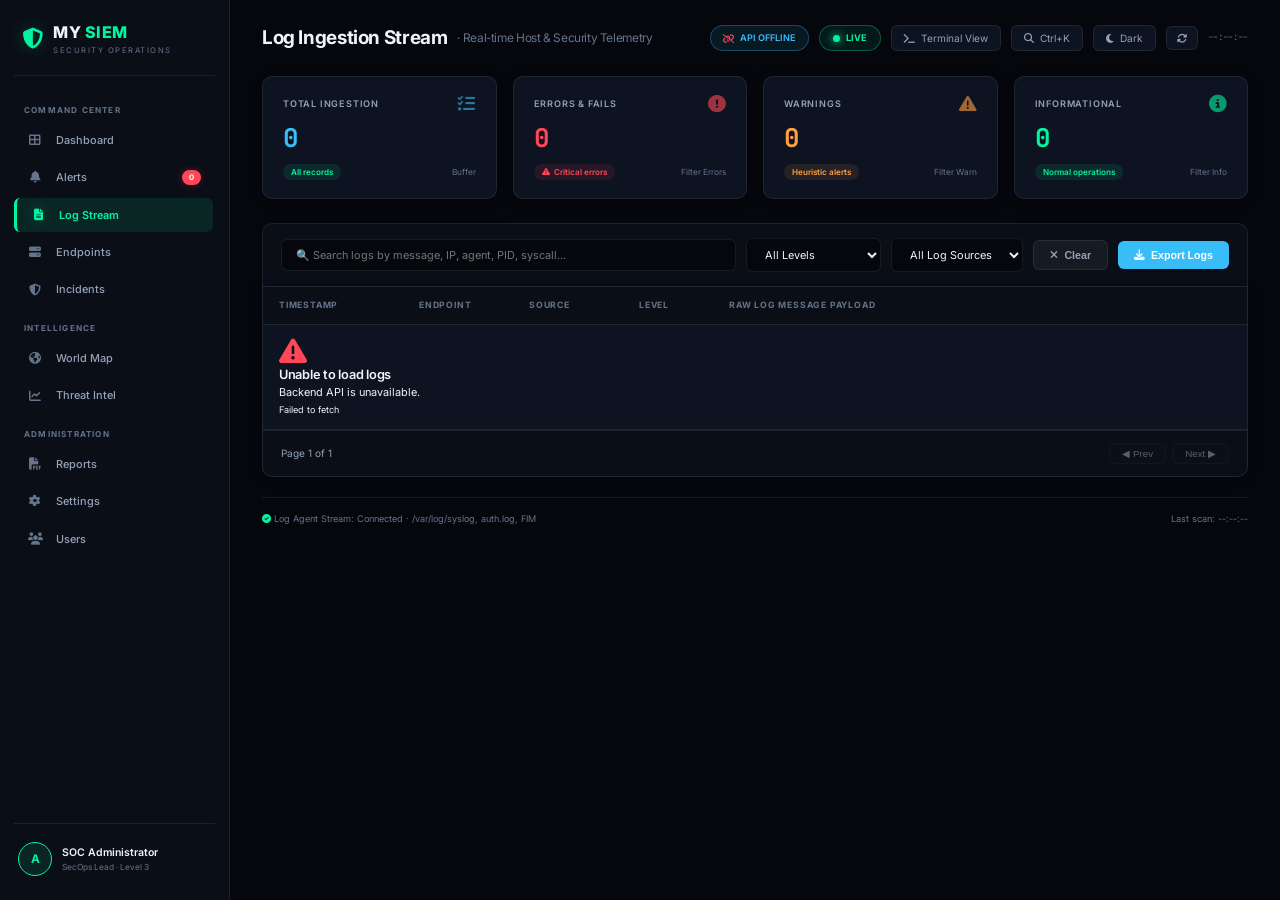
<file: ui/logs.html>
<!DOCTYPE html>
<html lang="en">
<head>
    <meta charset="UTF-8">
    <meta name="viewport" content="width=device-width, initial-scale=1.0">
    <title>🛡️ MY SIEM — Real-Time Log Stream</title>
    
    <!-- Font Awesome -->
    <link rel="stylesheet" href="https://cdnjs.cloudflare.com/ajax/libs/font-awesome/6.4.0/css/all.min.css">
    
    <!-- Master SOC Design System -->
    <link rel="stylesheet" href="css/style.css">

    <style>
        .expand-btn {
            background: transparent;
            border: none;
            color: var(--text-muted);
            cursor: pointer;
            padding: 4px;
            font-size: 0.75rem;
            transition: var(--transition);
        }
        .expand-btn:hover {
            color: var(--green);
        }
    </style>
</head>
<body>

    <!-- ═══════════════════ SIDEBAR ═══════════════════ -->
    <nav class="sidebar">
        <div class="sidebar-logo">
            <i class="fas fa-shield-halved logo-icon"></i>
            <div>
                <h1>MY <span>SIEM</span></h1>
                <span class="subtitle">Security Operations</span>
            </div>
        </div>

        <div class="sidebar-nav">
            <div class="nav-label">Command Center</div>
            <a href="index.html"><i class="fas fa-th-large"></i> <span>Dashboard</span></a>
            <a href="alerts.html"><i class="fas fa-bell"></i> <span>Alerts</span> <span class="badge-side" id="alertBadge">0</span></a>
            <a href="logs.html" class="active"><i class="fas fa-file-alt"></i> <span>Log Stream</span></a>
            <a href="devices.html"><i class="fas fa-server"></i> <span>Endpoints</span></a>
            <a href="incidents.html"><i class="fas fa-shield-alt"></i> <span>Incidents</span></a>

            <div class="nav-label">Intelligence</div>
            <a href="map.html"><i class="fas fa-globe-americas"></i> <span>World Map</span></a>
            <a href="threat-intel.html"><i class="fas fa-chart-line"></i> <span>Threat Intel</span></a>

            <div class="nav-label">Administration</div>
            <a href="reports.html"><i class="fas fa-file-pdf"></i> <span>Reports</span></a>
            <a href="settings.html"><i class="fas fa-cog"></i> <span>Settings</span></a>
            <a href="users.html"><i class="fas fa-users"></i> <span>Users</span></a>
        </div>

        <div class="sidebar-footer">
            <div class="user">
                <div class="user-avatar">A</div>
                <div class="user-info">
                    <div class="name">SOC Administrator</div>
                    <div class="role">SecOps Lead · Level 3</div>
                </div>
            </div>
        </div>
    </nav>

    <!-- ═══════════════════ MAIN CONTENT ═══════════════════ -->
    <main class="main-content">

        <header class="main-header">
            <div>
                <h2>Log Ingestion Stream <span>· Real-time Host & Security Telemetry</span></h2>
            </div>
            
            <div class="header-actions">
                <div class="live-badge" id="liveBadge" onclick="toggleLiveLogs()" title="Toggle live auto-tail">
                    <span class="live-dot-sm" id="liveDot"></span>
                    <span id="liveLabel">LIVE</span>
                </div>

                <button class="header-btn" id="viewModeBtn" onclick="toggleViewMode()" title="Toggle View Mode">
                    <i class="fas fa-terminal"></i> <span>Terminal View</span>
                </button>

                <button class="header-btn" onclick="document.dispatchEvent(new KeyboardEvent('keydown', {key:'k', ctrlKey:true}))" title="Search (Ctrl+K)">
                    <i class="fas fa-search"></i> <span>Ctrl+K</span>
                </button>

                <button class="theme-toggle" onclick="toggleTheme()" id="themeToggle">
                    <i class="fas fa-moon"></i>
                    <span class="theme-label" id="themeLabel">Dark</span>
                </button>

                <button class="btn-refresh" onclick="loadLogs()" title="Refresh Logs">
                    <i class="fas fa-sync-alt" id="refreshIcon"></i>
                </button>

                <span style="color:var(--text-muted);font-size:.65rem;font-family:'JetBrains Mono',monospace;" id="lastUpdate">--:--:--</span>
            </div>
        </header>

        <!-- KPI Stats -->
        <div class="stats-grid">
            <div class="stat-card" onclick="filterByLevel('ALL')">
                <div class="stat-header">
                    <span class="stat-label">Total Ingestion</span>
                    <i class="fas fa-list-check stat-icon text-blue"></i>
                </div>
                <div class="stat-value text-blue" id="logTotal">0</div>
                <div class="stat-footer">
                    <span class="stat-change up">All records</span>
                    <span class="stat-delta">Buffer</span>
                </div>
            </div>

            <div class="stat-card critical" onclick="filterByLevel('ERROR')">
                <div class="stat-header">
                    <span class="stat-label">Errors & Fails</span>
                    <i class="fas fa-circle-exclamation stat-icon text-red"></i>
                </div>
                <div class="stat-value text-red" id="logError">0</div>
                <div class="stat-footer">
                    <span class="stat-change down"><i class="fas fa-triangle-exclamation"></i> Critical errors</span>
                    <span class="stat-delta">Filter Errors</span>
                </div>
            </div>

            <div class="stat-card" onclick="filterByLevel('WARN')">
                <div class="stat-header">
                    <span class="stat-label">Warnings</span>
                    <i class="fas fa-triangle-exclamation stat-icon text-orange"></i>
                </div>
                <div class="stat-value text-orange" id="logWarn">0</div>
                <div class="stat-footer">
                    <span class="stat-change warning">Heuristic alerts</span>
                    <span class="stat-delta">Filter Warn</span>
                </div>
            </div>

            <div class="stat-card" onclick="filterByLevel('INFO')">
                <div class="stat-header">
                    <span class="stat-label">Informational</span>
                    <i class="fas fa-circle-info stat-icon text-green"></i>
                </div>
                <div class="stat-value text-green" id="logInfo">0</div>
                <div class="stat-footer">
                    <span class="stat-change up">Normal operations</span>
                    <span class="stat-delta">Filter Info</span>
                </div>
            </div>
        </div>

        <!-- Filter Bar -->
        <div class="filter-bar" style="border-radius: var(--radius) var(--radius) 0 0; border: 1px solid var(--border-color); border-bottom: none;">
            <input type="text" id="searchInput" placeholder="🔍 Search logs by message, IP, agent, PID, syscall..." oninput="applyLogFilters()">
            
            <select id="levelFilter" onchange="applyLogFilters()">
                <option value="ALL">All Levels</option>
                <option value="ERROR">Errors & Failures</option>
                <option value="WARN">Warnings</option>
                <option value="INFO">Informational</option>
            </select>

            <select id="sourceFilter" onchange="applyLogFilters()">
                <option value="ALL">All Log Sources</option>
            </select>

            <button class="filter-btn clear" onclick="resetLogFilters()"><i class="fas fa-times"></i> Clear</button>
            <button class="filter-btn export" onclick="exportLogs()"><i class="fas fa-download"></i> Export Logs</button>
        </div>

        <!-- Standard Table View -->
        <div class="table-container" id="tableContainer" style="border-radius: 0 0 var(--radius) var(--radius);">
            <div class="table-scroll">
                <table>
                    <thead>
                        <tr>
                            <th style="width:140px;">Timestamp</th>
                            <th style="width:110px;">Endpoint</th>
                            <th style="width:110px;">Source</th>
                            <th style="width:90px;">Level</th>
                            <th>Raw Log Message Payload</th>
                            <th style="width:40px;"></th>
                        </tr>
                    </thead>
                    <tbody id="logsBody">
                        <tr><td colspan="6" class="loading-text"><i class="fas fa-spinner fa-spin text-green"></i> Ingesting logs...</td></tr>
                    </tbody>
                </table>
            </div>

            <div class="pagination">
                <span id="pageInfo">Showing 0 logs</span>
                <div class="page-btns">
                    <button id="prevPage" onclick="changePage(-1)">◀ Prev</button>
                    <button id="nextPage" onclick="changePage(1)">Next ▶</button>
                </div>
            </div>
        </div>

        <!-- Terminal Live Tailing View (Hidden by default) -->
        <div class="terminal-window" id="terminalContainer" style="display:none; border-radius: 0 0 var(--radius) var(--radius);">
            <div class="terminal-header">
                <div class="terminal-controls">
                    <span class="terminal-dot red"></span>
                    <span class="terminal-dot yellow"></span>
                    <span class="terminal-dot green"></span>
                </div>
                <div style="font-size:0.65rem;color:var(--text-muted);">
                    SIEM LOG STREAM TERMINAL &nbsp;·&nbsp; <span style="color:var(--green)">TAILING ACTIVE</span>
                </div>
            </div>
            <div class="terminal-body" id="terminalBody"></div>
        </div>

        <footer class="status-bar">
            <span><i class="fas fa-check-circle" style="color:var(--green)"></i> Log Agent Stream: Connected · /var/log/syslog, auth.log, FIM</span>
            <span id="statusBarRight">Last scan: --:--:--</span>
        </footer>

    </main>

    <!-- Modal for Detailed Log Inspection -->
    <div id="logModal" class="modal-overlay">
        <div class="modal-container">
            <div id="logModalContent"></div>
        </div>
    </div>

    <!-- Scripts -->

    <script>
       window.SIEM_API_BASE = 'http://100.90.174.77:5000';
   </script>

    <script src="js/theme.js"></script>
    <script src="js/main.js"></script>
    <script src="js/logs.js"></script>

</body>
</html>
</file>
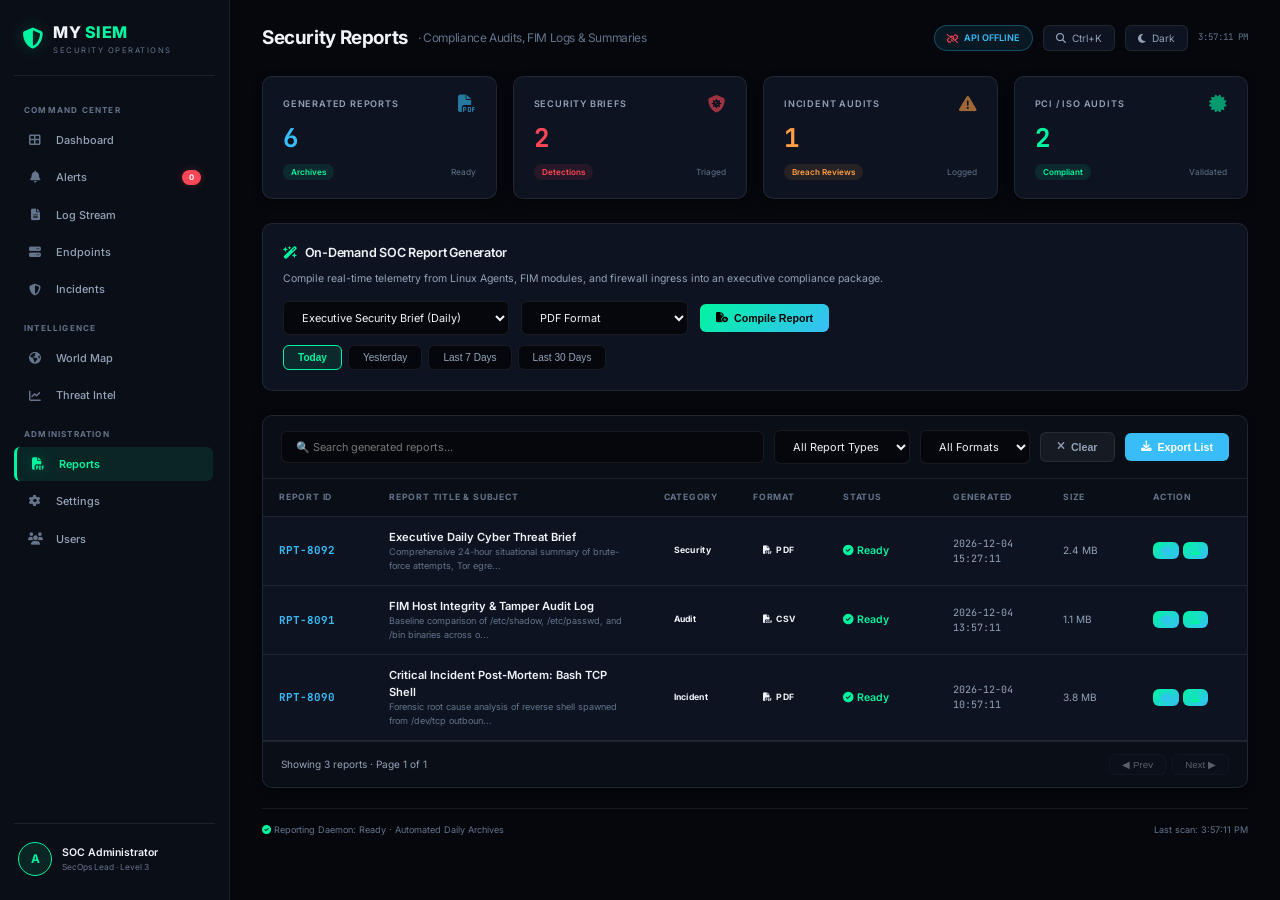
<file: ui/reports.html>
<!DOCTYPE html>
<html lang="en">
<head>
    <meta charset="UTF-8">
    <meta name="viewport" content="width=device-width, initial-scale=1.0">
    <title>🛡️ MY SIEM — Compliance & Audit Reports</title>
    
    <!-- Font Awesome -->
    <link rel="stylesheet" href="https://cdnjs.cloudflare.com/ajax/libs/font-awesome/6.4.0/css/all.min.css">
    
    <!-- Master SOC Design System -->
    <link rel="stylesheet" href="css/style.css">

    <style>
        .report-gen-card {
            background: var(--bg-card);
            border: 1px solid var(--border-color);
            border-radius: var(--radius);
            padding: 20px;
            margin-bottom: 24px;
        }
        .date-btn-group {
            display: flex;
            gap: 6px;
            flex-wrap: wrap;
            margin-top: 10px;
        }
        .date-btn {
            background: var(--bg-primary);
            border: 1px solid var(--border-color);
            color: var(--text-secondary);
            padding: 6px 14px;
            border-radius: var(--radius-sm);
            cursor: pointer;
            font-size: 0.72rem;
            transition: var(--transition);
        }
        .date-btn:hover {
            border-color: var(--green);
            color: var(--text-primary);
        }
        .date-btn.active {
            border-color: var(--green);
            background: var(--green-subtle);
            color: var(--green);
            font-weight: 600;
        }
    </style>
</head>
<body>

    <!-- ═══════════════════ SIDEBAR ═══════════════════ -->
    <nav class="sidebar">
        <div class="sidebar-logo">
            <i class="fas fa-shield-halved logo-icon"></i>
            <div>
                <h1>MY <span>SIEM</span></h1>
                <span class="subtitle">Security Operations</span>
            </div>
        </div>

        <div class="sidebar-nav">
            <div class="nav-label">Command Center</div>
            <a href="index.html"><i class="fas fa-th-large"></i> <span>Dashboard</span></a>
            <a href="alerts.html"><i class="fas fa-bell"></i> <span>Alerts</span> <span class="badge-side" id="alertBadge">0</span></a>
            <a href="logs.html"><i class="fas fa-file-alt"></i> <span>Log Stream</span></a>
            <a href="devices.html"><i class="fas fa-server"></i> <span>Endpoints</span></a>
            <a href="incidents.html"><i class="fas fa-shield-alt"></i> <span>Incidents</span></a>

            <div class="nav-label">Intelligence</div>
            <a href="map.html"><i class="fas fa-globe-americas"></i> <span>World Map</span></a>
            <a href="threat-intel.html"><i class="fas fa-chart-line"></i> <span>Threat Intel</span></a>

            <div class="nav-label">Administration</div>
            <a href="reports.html" class="active"><i class="fas fa-file-pdf"></i> <span>Reports</span></a>
            <a href="settings.html"><i class="fas fa-cog"></i> <span>Settings</span></a>
            <a href="users.html"><i class="fas fa-users"></i> <span>Users</span></a>
        </div>

        <div class="sidebar-footer">
            <div class="user">
                <div class="user-avatar">A</div>
                <div class="user-info">
                    <div class="name">SOC Administrator</div>
                    <div class="role">SecOps Lead · Level 3</div>
                </div>
            </div>
        </div>
    </nav>

    <!-- ═══════════════════ MAIN CONTENT ═══════════════════ -->
    <main class="main-content">

        <header class="main-header">
            <div>
                <h2>Security Reports <span>· Compliance Audits, FIM Logs & Summaries</span></h2>
            </div>
            
            <div class="header-actions">
                <button class="header-btn" onclick="document.dispatchEvent(new KeyboardEvent('keydown', {key:'k', ctrlKey:true}))" title="Search (Ctrl+K)">
                    <i class="fas fa-search"></i> <span>Ctrl+K</span>
                </button>

                <button class="theme-toggle" onclick="toggleTheme()" id="themeToggle">
                    <i class="fas fa-moon"></i>
                    <span class="theme-label" id="themeLabel">Dark</span>
                </button>

                <span style="color:var(--text-muted);font-size:.65rem;font-family:'JetBrains Mono',monospace;" id="lastUpdate">--:--:--</span>
            </div>
        </header>

        <!-- Stats Grid -->
        <div class="stats-grid">
            <div class="stat-card" onclick="filterByType('ALL')">
                <div class="stat-header">
                    <span class="stat-label">Generated Reports</span>
                    <i class="fas fa-file-pdf stat-icon text-blue"></i>
                </div>
                <div class="stat-value text-blue" id="reportTotal">0</div>
                <div class="stat-footer">
                    <span class="stat-change up">Archives</span>
                    <span class="stat-delta">Ready</span>
                </div>
            </div>

            <div class="stat-card" onclick="filterByType('Security')">
                <div class="stat-header">
                    <span class="stat-label">Security Briefs</span>
                    <i class="fas fa-shield-virus stat-icon text-red"></i>
                </div>
                <div class="stat-value text-red" id="reportSecurity">0</div>
                <div class="stat-footer">
                    <span class="stat-change down">Detections</span>
                    <span class="stat-delta">Triaged</span>
                </div>
            </div>

            <div class="stat-card" onclick="filterByType('Incident')">
                <div class="stat-header">
                    <span class="stat-label">Incident Audits</span>
                    <i class="fas fa-triangle-exclamation stat-icon text-orange"></i>
                </div>
                <div class="stat-value text-orange" id="reportIncident">0</div>
                <div class="stat-footer">
                    <span class="stat-change warning">Breach Reviews</span>
                    <span class="stat-delta">Logged</span>
                </div>
            </div>

            <div class="stat-card" onclick="filterByType('Audit')">
                <div class="stat-header">
                    <span class="stat-label">PCI / ISO Audits</span>
                    <i class="fas fa-certificate stat-icon text-green"></i>
                </div>
                <div class="stat-value text-green" id="reportAudit">0</div>
                <div class="stat-footer">
                    <span class="stat-change up">Compliant</span>
                    <span class="stat-delta">Validated</span>
                </div>
            </div>
        </div>

        <!-- Quick Report Generator Card -->
        <div class="report-gen-card">
            <div class="panel-header" style="border:none;margin-bottom:8px;padding-bottom:0;">
                <h3><i class="fas fa-wand-magic-sparkles text-green"></i> On-Demand SOC Report Generator</h3>
            </div>
            <p style="font-size:0.75rem;color:var(--text-secondary);margin-bottom:14px;">
                Compile real-time telemetry from Linux Agents, FIM modules, and firewall ingress into an executive compliance package.
            </p>

            <div style="display:flex;gap:12px;flex-wrap:wrap;align-items:center;">
                <select id="genReportType" class="siem-select">
                    <option value="Executive">Executive Security Brief (Daily)</option>
                    <option value="FIM">FIM Integrity & Tamper Audit</option>
                    <option value="Incidents">Critical Breach Investigation Log</option>
                    <option value="Compliance">PCI-DSS / ISO27001 Access Audit</option>
                </select>

                <select id="genFormat" class="siem-select">
                    <option value="PDF">PDF Format</option>
                    <option value="CSV">CSV Spreadsheet</option>
                    <option value="JSON">JSON Telemetry Dump</option>
                </select>

                <button class="filter-btn" onclick="generateReport()"><i class="fas fa-file-circle-plus"></i> Compile Report</button>
            </div>

            <div class="date-btn-group">
                <button class="date-btn active" onclick="setDateFilter('today')">Today</button>
                <button class="date-btn" onclick="setDateFilter('yesterday')">Yesterday</button>
                <button class="date-btn" onclick="setDateFilter('week')">Last 7 Days</button>
                <button class="date-btn" onclick="setDateFilter('month')">Last 30 Days</button>
            </div>
        </div>

        <!-- Reports Archive Table -->
        <div class="table-container">
            <div class="filter-bar">
                <input type="text" id="searchInput" placeholder="🔍 Search generated reports..." oninput="searchReports()">
                
                <select id="typeFilter" onchange="searchReports()">
                    <option value="ALL">All Report Types</option>
                    <option value="Security">Security</option>
                    <option value="Incident">Incident</option>
                    <option value="Audit">Audit</option>
                    <option value="Performance">Performance</option>
                </select>

                <select id="formatFilter" onchange="searchReports()">
                    <option value="ALL">All Formats</option>
                    <option value="PDF">PDF</option>
                    <option value="CSV">CSV</option>
                    <option value="JSON">JSON</option>
                </select>

                <button class="filter-btn clear" onclick="resetFilters()"><i class="fas fa-times"></i> Clear</button>
                <button class="filter-btn export" onclick="exportReportsCSV()"><i class="fas fa-download"></i> Export List</button>
            </div>

            <div class="table-scroll">
                <table>
                    <thead>
                        <tr>
                            <th style="width:110px;">Report ID</th>
                            <th>Report Title & Subject</th>
                            <th>Category</th>
                            <th style="width:90px;">Format</th>
                            <th style="width:110px;">Status</th>
                            <th style="width:110px;">Generated</th>
                            <th style="width:90px;">Size</th>
                            <th style="width:110px;">Action</th>
                        </tr>
                    </thead>
                    <tbody id="reportsBody">
                        <tr><td colspan="8" class="loading-text"><i class="fas fa-spinner fa-spin text-green"></i> Loading reports archive...</td></tr>
                    </tbody>
                </table>
            </div>

            <div class="pagination">
                <span id="pageInfo">Showing 0 reports</span>
                <div class="page-btns">
                    <button id="prevPage" onclick="changePage(-1)">◀ Prev</button>
                    <button id="nextPage" onclick="changePage(1)">Next ▶</button>
                </div>
            </div>
        </div>

        <footer class="status-bar">
            <span><i class="fas fa-check-circle" style="color:var(--green)"></i> Reporting Daemon: Ready · Automated Daily Archives</span>
            <span id="statusBarRight">Last scan: --:--:--</span>
        </footer>

    </main>

    <!-- Report Preview & Download Modal -->
    <div id="reportModal" class="modal-overlay">
        <div class="modal-container" style="max-width:720px;">
            <div id="reportModalContent"></div>
        </div>
    </div>

    <!-- Scripts -->

    <script>
       window.SIEM_API_BASE = 'http://100.90.174.77:5000';
   </script>

    <script src="js/theme.js"></script>
    <script src="js/main.js"></script>
    <script src="js/reports.js"></script>

</body>
</html>
</file>
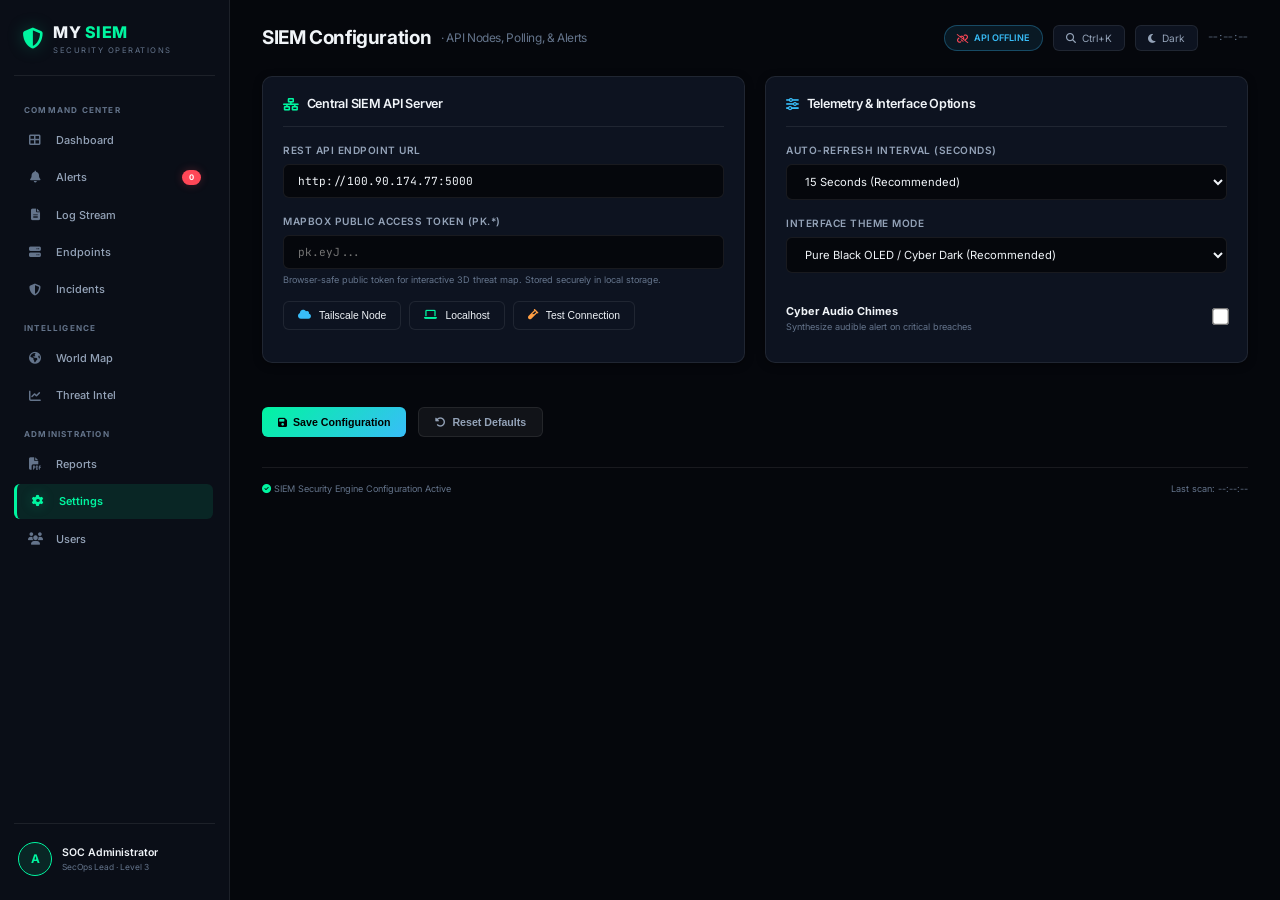
<file: ui/settings.html>
<!DOCTYPE html>
<html lang="en">
<head>
    <meta charset="UTF-8">
    <meta name="viewport" content="width=device-width, initial-scale=1.0">
    <title>🛡️ MY SIEM — System Settings</title>
    
    <!-- Font Awesome -->
    <link rel="stylesheet" href="https://cdnjs.cloudflare.com/ajax/libs/font-awesome/6.4.0/css/all.min.css">
    
    <!-- Master SOC Design System -->
    <link rel="stylesheet" href="css/style.css">

    <style>
        .settings-grid {
            display: grid;
            grid-template-columns: repeat(auto-fit, minmax(340px, 1fr));
            gap: 20px;
            margin-bottom: 24px;
        }
        .form-group {
            margin-bottom: 16px;
        }
        .form-group label {
            display: block;
            font-size: 0.72rem;
            color: var(--text-secondary);
            margin-bottom: 6px;
            font-weight: 600;
            text-transform: uppercase;
            letter-spacing: 0.5px;
        }
        .form-control {
            width: 100%;
            background: var(--bg-primary);
            border: 1px solid var(--border-color);
            color: var(--text-primary);
            padding: 9px 14px;
            border-radius: var(--radius-sm);
            font-size: 0.8rem;
            font-family: inherit;
            outline: none;
            transition: var(--transition);
        }
        .form-control:focus {
            border-color: var(--green);
            box-shadow: 0 0 12px var(--green-glow);
        }
        .switch-group {
            display: flex;
            align-items: center;
            justify-content: space-between;
            padding: 10px 0;
            border-bottom: 1px solid var(--border-color);
        }
        .switch-group:last-child {
            border-bottom: none;
        }
    </style>
</head>
<body>

    <!-- ═══════════════════ SIDEBAR ═══════════════════ -->
    <nav class="sidebar">
        <div class="sidebar-logo">
            <i class="fas fa-shield-halved logo-icon"></i>
            <div>
                <h1>MY <span>SIEM</span></h1>
                <span class="subtitle">Security Operations</span>
            </div>
        </div>

        <div class="sidebar-nav">
            <div class="nav-label">Command Center</div>
            <a href="index.html"><i class="fas fa-th-large"></i> <span>Dashboard</span></a>
            <a href="alerts.html"><i class="fas fa-bell"></i> <span>Alerts</span> <span class="badge-side" id="alertBadge">0</span></a>
            <a href="logs.html"><i class="fas fa-file-alt"></i> <span>Log Stream</span></a>
            <a href="devices.html"><i class="fas fa-server"></i> <span>Endpoints</span></a>
            <a href="incidents.html"><i class="fas fa-shield-alt"></i> <span>Incidents</span></a>

            <div class="nav-label">Intelligence</div>
            <a href="map.html"><i class="fas fa-globe-americas"></i> <span>World Map</span></a>
            <a href="threat-intel.html"><i class="fas fa-chart-line"></i> <span>Threat Intel</span></a>

            <div class="nav-label">Administration</div>
            <a href="reports.html"><i class="fas fa-file-pdf"></i> <span>Reports</span></a>
            <a href="settings.html" class="active"><i class="fas fa-cog"></i> <span>Settings</span></a>
            <a href="users.html"><i class="fas fa-users"></i> <span>Users</span></a>
        </div>

        <div class="sidebar-footer">
            <div class="user">
                <div class="user-avatar">A</div>
                <div class="user-info">
                    <div class="name">SOC Administrator</div>
                    <div class="role">SecOps Lead · Level 3</div>
                </div>
            </div>
        </div>
    </nav>

    <!-- ═══════════════════ MAIN CONTENT ═══════════════════ -->
    <main class="main-content">

        <header class="main-header">
            <div>
                <h2>SIEM Configuration <span>· API Nodes, Polling, & Alerts</span></h2>
            </div>
            
            <div class="header-actions">
                <button class="header-btn" onclick="document.dispatchEvent(new KeyboardEvent('keydown', {key:'k', ctrlKey:true}))" title="Search (Ctrl+K)">
                    <i class="fas fa-search"></i> <span>Ctrl+K</span>
                </button>

                <button class="theme-toggle" onclick="toggleTheme()" id="themeToggle">
                    <i class="fas fa-moon"></i>
                    <span class="theme-label" id="themeLabel">Dark</span>
                </button>

                <span style="color:var(--text-muted);font-size:.65rem;font-family:'JetBrains Mono',monospace;" id="lastUpdate">--:--:--</span>
            </div>
        </header>

        <div class="settings-grid">
            <!-- Node Connectivity Panel -->
            <div class="panel">
                <div class="panel-header">
                    <h3><i class="fas fa-network-wired text-green"></i> Central SIEM API Server</h3>
                </div>

                <div class="form-group">
                    <label>REST API Endpoint URL</label>
                    <input type="text" id="apiUrl" class="form-control" placeholder="http://100.90.174.77:5000" style="font-family:'JetBrains Mono',monospace;">
                </div>

                <div class="form-group" style="margin-bottom:14px;">
                    <label>Mapbox Public Access Token (pk.*)</label>
                    <input type="password" id="mapboxToken" class="form-control" placeholder="pk.eyJ..." style="font-family:'JetBrains Mono',monospace;">
                    <small style="color:var(--text-muted);font-size:0.65rem;display:block;margin-top:4px;">Browser-safe public token for interactive 3D threat map. Stored securely in local storage.</small>
                </div>

                <div style="display:flex;gap:8px;margin-bottom:14px;flex-wrap:wrap;">
                    <button class="action-btn" onclick="setPreset('http://100.90.174.77:5000')"><i class="fas fa-cloud text-blue"></i> Tailscale Node</button>
                    <button class="action-btn" onclick="setPreset('http://localhost:5000')"><i class="fas fa-laptop text-green"></i> Localhost</button>
                    <button class="action-btn" onclick="testConnection()"><i class="fas fa-vial text-orange"></i> Test Connection</button>
                </div>

                <div id="testStatus" style="font-size:0.75rem;margin-top:8px;"></div>
            </div>

            <!-- Ingestion & Display Settings -->
            <div class="panel">
                <div class="panel-header">
                    <h3><i class="fas fa-sliders text-blue"></i> Telemetry & Interface Options</h3>
                </div>

                <div class="form-group">
                    <label>Auto-Refresh Interval (Seconds)</label>
                    <select id="refreshInterval" class="form-control">
                        <option value="10">10 Seconds (High Throughput)</option>
                        <option value="15">15 Seconds (Recommended)</option>
                        <option value="30">30 Seconds (Standard)</option>
                        <option value="60">60 Seconds (Low Bandwidth)</option>
                    </select>
                </div>

                <div class="form-group">
                    <label>Interface Theme Mode</label>
                    <select id="themeSelect" class="form-control">
                        <option value="dark">Pure Black OLED / Cyber Dark (Recommended)</option>
                        <option value="light">Executive Clean Light Mode</option>
                    </select>
                </div>

                <div class="switch-group">
                    <div>
                        <strong style="font-size:0.78rem;">Cyber Audio Chimes</strong>
                        <div style="font-size:0.65rem;color:var(--text-muted);">Synthesize audible alert on critical breaches</div>
                    </div>
                    <input type="checkbox" id="soundAlerts" style="transform:scale(1.3);cursor:pointer;">
                </div>
            </div>
        </div>

        <div style="display:flex;gap:12px;margin-top:10px;">
            <button class="filter-btn" onclick="saveSettings()"><i class="fas fa-save"></i> Save Configuration</button>
            <button class="filter-btn clear" onclick="resetDefaults()"><i class="fas fa-rotate-left"></i> Reset Defaults</button>
        </div>

        <footer class="status-bar" style="margin-top:30px;">
            <span><i class="fas fa-check-circle" style="color:var(--green)"></i> SIEM Security Engine Configuration Active</span>
            <span id="statusBarRight">Last scan: --:--:--</span>
        </footer>

    </main>

    <!-- Scripts -->

    <script>
       window.SIEM_API_BASE = 'http://100.90.174.77:5000';
   </script>

    <script src="js/theme.js"></script>
    <script src="js/main.js"></script>
    <script src="js/settings.js"></script>

</body>
</html>
</file>
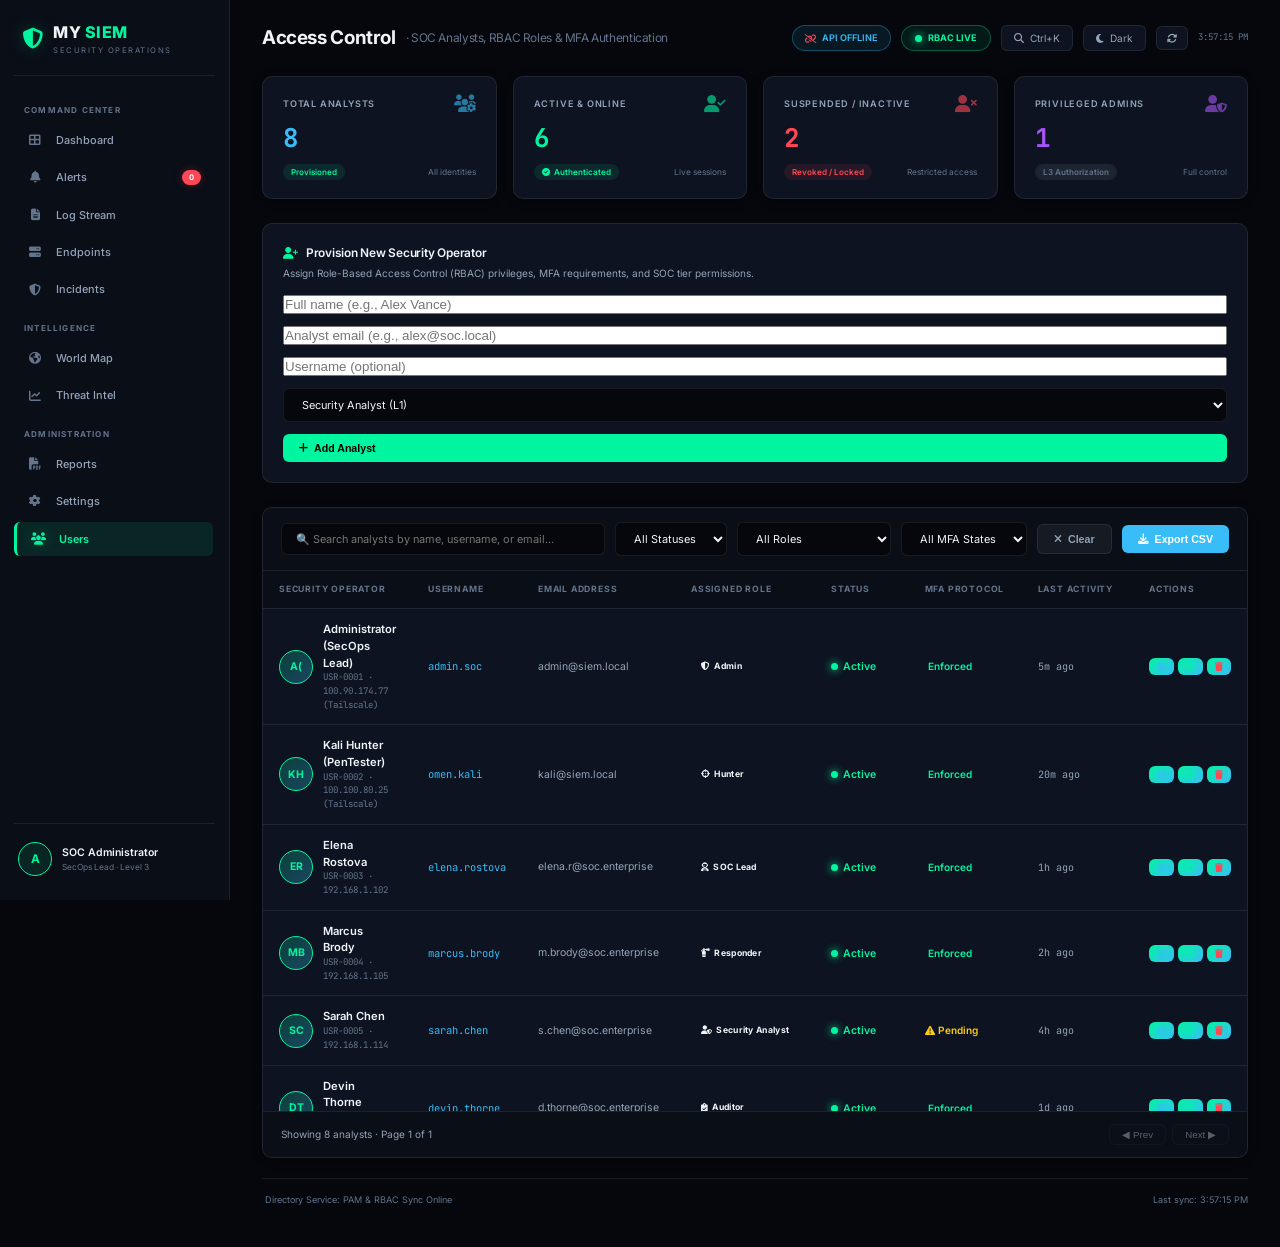
<file: ui/users.html>
<!DOCTYPE html>
<html lang="en">
<head>
    <meta charset="UTF-8">
    <meta name="viewport" content="width=device-width, initial-scale=1.0">
    <title>🛡️ MY SIEM — Access Control & Analysts</title>
    
    <!-- Font Awesome -->
    <link rel="stylesheet" href="https://cdnjs.cloudflare.com/ajax/libs/font-awesome/6.4.0/css/all.min.css">
    
    <!-- Master SOC Design System -->
    <link rel="stylesheet" href="css/style.css">

    <style>
        .provision-card {
            background: var(--bg-card);
            border: 1px solid var(--border-color);
            border-radius: var(--radius);
            padding: 20px;
            margin-bottom: 24px;
            transition: var(--transition);
        }
        .provision-form {
            display: grid;
            grid-template-columns: repeat(auto-fit, minmax(180px, 1fr)) auto;
            gap: 12px;
            align-items: center;
            margin-top: 14px;
        }
        .user-avatar-badge {
            width: 34px;
            height: 34px;
            border-radius: 50%;
            background: linear-gradient(135deg, rgba(0, 245, 160, 0.2), rgba(56, 189, 248, 0.3));
            border: 1px solid var(--green);
            display: flex;
            align-items: center;
            justify-content: center;
            font-weight: 700;
            font-size: 0.75rem;
            color: var(--green);
            flex-shrink: 0;
        }
        .user-meta-cell {
            display: flex;
            align-items: center;
            gap: 10px;
        }
        .user-meta-title {
            font-weight: 600;
            font-size: 0.8rem;
            color: var(--text-primary);
        }
        .user-meta-sub {
            font-size: 0.65rem;
            color: var(--text-muted);
            font-family: 'JetBrains Mono', monospace;
        }
    </style>
</head>
<body>

    <!-- ═══════════════════ SIDEBAR ═══════════════════ -->
    <nav class="sidebar">
        <div class="sidebar-logo">
            <i class="fas fa-shield-halved logo-icon"></i>
            <div>
                <h1>MY <span>SIEM</span></h1>
                <span class="subtitle">Security Operations</span>
            </div>
        </div>

        <div class="sidebar-nav">
            <div class="nav-label">Command Center</div>
            <a href="index.html"><i class="fas fa-th-large"></i> <span>Dashboard</span></a>
            <a href="alerts.html"><i class="fas fa-bell"></i> <span>Alerts</span> <span class="badge-side" id="alertBadge">0</span></a>
            <a href="logs.html"><i class="fas fa-file-alt"></i> <span>Log Stream</span></a>
            <a href="devices.html"><i class="fas fa-server"></i> <span>Endpoints</span></a>
            <a href="incidents.html"><i class="fas fa-shield-alt"></i> <span>Incidents</span></a>

            <div class="nav-label">Intelligence</div>
            <a href="map.html"><i class="fas fa-globe-americas"></i> <span>World Map</span></a>
            <a href="threat-intel.html"><i class="fas fa-chart-line"></i> <span>Threat Intel</span></a>

            <div class="nav-label">Administration</div>
            <a href="reports.html"><i class="fas fa-file-pdf"></i> <span>Reports</span></a>
            <a href="settings.html"><i class="fas fa-cog"></i> <span>Settings</span></a>
            <a href="users.html" class="active"><i class="fas fa-users"></i> <span>Users</span></a>
        </div>

        <div class="sidebar-footer">
            <div class="user">
                <div class="user-avatar">A</div>
                <div class="user-info">
                    <div class="name">SOC Administrator</div>
                    <div class="role">SecOps Lead · Level 3</div>
                </div>
            </div>
        </div>
    </nav>

    <!-- ═══════════════════ MAIN CONTENT ═══════════════════ -->
    <main class="main-content">

        <header class="main-header">
            <div>
                <h2>Access Control <span>· SOC Analysts, RBAC Roles & MFA Authentication</span></h2>
            </div>
            
            <div class="header-actions">
                <div class="live-badge" id="liveBadge" title="RBAC Enforcement Active">
                    <span class="live-dot-sm"></span>
                    <span>RBAC LIVE</span>
                </div>

                <button class="header-btn" onclick="document.dispatchEvent(new KeyboardEvent('keydown', {key:'k', ctrlKey:true}))" title="Search (Ctrl+K)">
                    <i class="fas fa-search"></i> <span>Ctrl+K</span>
                </button>

                <button class="theme-toggle" onclick="toggleTheme()" id="themeToggle">
                    <i class="fas fa-moon"></i>
                    <span class="theme-label" id="themeLabel">Dark</span>
                </button>

                <button class="btn-refresh" onclick="loadUsers()" title="Refresh Users">
                    <i class="fas fa-sync-alt" id="refreshIcon"></i>
                </button>

                <span style="color:var(--text-muted);font-size:.65rem;font-family:'JetBrains Mono',monospace;" id="lastUpdate">--:--:--</span>
            </div>
        </header>

        <!-- KPI Stats -->
        <div class="stats-grid">
            <div class="stat-card" onclick="filterByRole('ALL')">
                <div class="stat-header">
                    <span class="stat-label">Total Analysts</span>
                    <i class="fas fa-users-gear stat-icon text-blue"></i>
                </div>
                <div class="stat-value text-blue" id="userTotal">0</div>
                <div class="stat-footer">
                    <span class="stat-change up">Provisioned</span>
                    <span class="stat-delta">All identities</span>
                </div>
            </div>

            <div class="stat-card" onclick="filterByStatus('Active')">
                <div class="stat-header">
                    <span class="stat-label">Active & Online</span>
                    <i class="fas fa-user-check stat-icon text-green"></i>
                </div>
                <div class="stat-value text-green" id="userActive">0</div>
                <div class="stat-footer">
                    <span class="stat-change up"><i class="fas fa-circle-check"></i> Authenticated</span>
                    <span class="stat-delta">Live sessions</span>
                </div>
            </div>

            <div class="stat-card" onclick="filterByStatus('Suspended')">
                <div class="stat-header">
                    <span class="stat-label">Suspended / Inactive</span>
                    <i class="fas fa-user-xmark stat-icon text-red"></i>
                </div>
                <div class="stat-value text-red" id="userInactive">0</div>
                <div class="stat-footer">
                    <span class="stat-change down">Revoked / Locked</span>
                    <span class="stat-delta">Restricted access</span>
                </div>
            </div>

            <div class="stat-card" onclick="filterByRole('Admin')">
                <div class="stat-header">
                    <span class="stat-label">Privileged Admins</span>
                    <i class="fas fa-user-shield stat-icon text-purple"></i>
                </div>
                <div class="stat-value text-purple" id="userAdmins">0</div>
                <div class="stat-footer">
                    <span class="stat-change neutral">L3 Authorization</span>
                    <span class="stat-delta">Full control</span>
                </div>
            </div>
        </div>

        <!-- Quick User Provisioning Bar -->
        <div class="provision-card">
            <div class="panel-header" style="border:none;margin-bottom:4px;padding-bottom:0;display:flex;justify-content:space-between;align-items:center;">
                <h3 style="font-size:0.85rem;"><i class="fas fa-user-plus text-green"></i> Provision New Security Operator</h3>
                <span id="addStatus" style="font-size:0.75rem;"></span>
            </div>
            <p style="font-size:0.72rem;color:var(--text-secondary);margin-bottom:12px;">
                Assign Role-Based Access Control (RBAC) privileges, MFA requirements, and SOC tier permissions.
            </p>

            <form class="provision-form" onsubmit="event.preventDefault(); addUser();">
                <input type="text" id="userName" placeholder="Full name (e.g., Alex Vance)" required class="siem-input">
                <input type="email" id="userEmail" placeholder="Analyst email (e.g., alex@soc.local)" required class="siem-input">
                <input type="text" id="userUsername" placeholder="Username (optional)" class="siem-input">
                
                <select id="userRole" class="siem-select">
                    <option value="Security Analyst">Security Analyst (L1)</option>
                    <option value="SOC Lead">SOC Lead / Tier 2</option>
                    <option value="Threat Hunter">Threat Hunter</option>
                    <option value="Incident Responder">Incident Responder</option>
                    <option value="Admin">SOC Administrator (L3)</option>
                    <option value="Compliance Auditor">Compliance Auditor (Read-Only)</option>
                </select>

                <button type="submit" class="filter-btn" style="background:var(--green);color:#000;font-weight:700;white-space:nowrap;">
                    <i class="fas fa-plus"></i> Add Analyst
                </button>
            </form>
        </div>

        <!-- Users Table -->
        <div class="table-container">
            <div class="filter-bar">
                <input type="text" id="searchInput" placeholder="🔍 Search analysts by name, username, or email..." oninput="searchUsers()">
                
                <select id="statusFilter" onchange="searchUsers()">
                    <option value="ALL">All Statuses</option>
                    <option value="Active">Active</option>
                    <option value="Inactive">Inactive</option>
                    <option value="Suspended">Suspended</option>
                </select>

                <select id="roleFilter" onchange="searchUsers()">
                    <option value="ALL">All Roles</option>
                    <option value="Admin">SOC Administrator</option>
                    <option value="SOC Lead">SOC Lead</option>
                    <option value="Security Analyst">Security Analyst</option>
                    <option value="Threat Hunter">Threat Hunter</option>
                    <option value="Incident Responder">Incident Responder</option>
                    <option value="Compliance Auditor">Compliance Auditor</option>
                </select>

                <select id="mfaFilter" onchange="searchUsers()">
                    <option value="ALL">All MFA States</option>
                    <option value="enabled">MFA Enforced</option>
                    <option value="disabled">MFA Pending</option>
                </select>

                <button class="filter-btn clear" onclick="resetFilters()"><i class="fas fa-times"></i> Clear</button>
                <button class="filter-btn export" onclick="exportUsersCSV()"><i class="fas fa-download"></i> Export CSV</button>
            </div>

            <div class="table-scroll">
                <table>
                    <thead>
                        <tr>
                            <th>Security Operator</th>
                            <th>Username</th>
                            <th>Email Address</th>
                            <th style="width:140px;">Assigned Role</th>
                            <th style="width:110px;">Status</th>
                            <th style="width:120px;">MFA Protocol</th>
                            <th style="width:130px;">Last Activity</th>
                            <th style="width:110px;">Actions</th>
                        </tr>
                    </thead>
                    <tbody id="usersBody">
                        <tr><td colspan="8" class="loading-text"><i class="fas fa-spinner fa-spin text-green"></i> Loading analyst directory...</td></tr>
                    </tbody>
                </table>
            </div>

            <div class="pagination">
                <span id="pageInfo">Showing 0 analysts</span>
                <div class="page-btns">
                    <button id="prevPage" onclick="changePage(-1)">◀ Prev</button>
                    <button id="nextPage" onclick="changePage(1)">Next ▶</button>
                </div>
            </div>
        </div>

        <footer class="status-bar">
            <span><i class="fas fa-shield-check" style="color:var(--green)"></i> Directory Service: PAM & RBAC Sync Online</span>
            <span id="statusBarRight">Last sync: --:--:--</span>
        </footer>

    </main>

    <!-- User Edit / Inspection Modal -->
    <div id="userModal" class="modal-overlay">
        <div class="modal-container">
            <div id="userModalContent"></div>
        </div>
    </div>

    <!-- Scripts -->

    <script>
       window.SIEM_API_BASE = 'http://100.90.174.77:5000';
   </script>

    <script src="js/theme.js"></script>
    <script src="js/main.js"></script>
    <script src="js/users.js"></script>

</body>
</html>
</file>
<file: ui/css/style.css>
/* ════════════════════════════════════════════════════════════
   🛡️ MY SIEM — ENTERPRISE CYBERSECURITY DESIGN SYSTEM
   Theme: Next-Gen SOC Dark (OLED Pure Black & Matrix Glow)
          & Executive Light Mode
   ════════════════════════════════════════════════════════════ */

@import url('https://fonts.googleapis.com/css2?family=Inter:wght@300;400;500;600;700;800&family=JetBrains+Mono:wght@400;500;600;700&display=swap');

/* ── CSS Custom Properties & Design Tokens ── */
:root {
    /* ── Color Palette (Dark Theme / SOC Mode) ── */
    --bg-primary: #05070c;
    --bg-secondary: #0a0e17;
    --bg-card: #0d1320;
    --bg-card-hover: #131b2c;
    --bg-card-elevated: #162033;
    --bg-hover: rgba(255, 255, 255, 0.05);
    --border-color: rgba(255, 255, 255, 0.08);
    --border-highlight: rgba(0, 245, 160, 0.35);

    /* ── Typography Colors ── */
    --text-primary: #f0f4f8;
    --text-secondary: #94a3b8;
    --text-muted: #64748b;
    --text-inverse: #05070c;

    /* ── Cyber Accent Colors ── */
    --green: #00f5a0;
    --green-glow: rgba(0, 245, 160, 0.25);
    --green-subtle: rgba(0, 245, 160, 0.1);
    
    --blue: #38bdf8;
    --blue-glow: rgba(56, 189, 248, 0.25);
    --blue-subtle: rgba(56, 189, 248, 0.1);
    
    --red: #ff4757;
    --red-glow: rgba(255, 71, 87, 0.25);
    --red-subtle: rgba(255, 71, 87, 0.1);
    
    --orange: #ff9f43;
    --orange-glow: rgba(255, 159, 67, 0.25);
    --orange-subtle: rgba(255, 159, 67, 0.1);
    
    --yellow: #facc15;
    --yellow-glow: rgba(250, 204, 21, 0.25);
    --yellow-subtle: rgba(250, 204, 21, 0.1);
    
    --purple: #a855f7;
    --purple-glow: rgba(168, 85, 247, 0.25);
    --purple-subtle: rgba(168, 85, 247, 0.1);
    
    --cyan: #06b6d4;
    --gray: #64748b;

    /* ── Shadows & Surface Effects ── */
    --shadow-sm: 0 2px 8px rgba(0, 0, 0, 0.4);
    --shadow: 0 8px 32px rgba(0, 0, 0, 0.6);
    --shadow-lg: 0 20px 60px rgba(0, 0, 0, 0.8);
    --shadow-glow: 0 0 24px rgba(0, 245, 160, 0.15);
    --shadow-glow-red: 0 0 24px rgba(255, 71, 87, 0.2);

    /* ── Geometry & Layout ── */
    --radius-sm: 6px;
    --radius: 10px;
    --radius-lg: 16px;
    --radius-full: 9999px;
    --transition: all 0.25s cubic-bezier(0.4, 0, 0.2, 1);
    --transition-fast: all 0.15s ease;

    /* ── Map Tokens ── */
    --map-bg: #030814;
    --map-country: #0c1628;
    --map-border: #16243d;
    --map-hover: #1c3052;

    /* ── Component Specific ── */
    --live-bg: rgba(0, 245, 160, 0.08);
}

/* ── Light Theme Override (Executive SOC Mode) ── */
[data-theme="light"] {
    --bg-primary: #f8fafc;
    --bg-secondary: #ffffff;
    --bg-card: #ffffff;
    --bg-card-hover: #f1f5f9;
    --bg-card-elevated: #f8fafc;
    --bg-hover: rgba(0, 0, 0, 0.04);
    --border-color: #e2e8f0;
    --border-highlight: rgba(16, 185, 129, 0.4);

    --text-primary: #0f172a;
    --text-secondary: #475569;
    --text-muted: #94a3b8;
    --text-inverse: #ffffff;

    --green: #10b981;
    --green-glow: rgba(16, 185, 129, 0.2);
    --green-subtle: rgba(16, 185, 129, 0.08);

    --blue: #0284c7;
    --blue-glow: rgba(2, 132, 199, 0.2);
    --blue-subtle: rgba(2, 132, 199, 0.08);

    --red: #ef4444;
    --red-glow: rgba(239, 68, 68, 0.2);
    --red-subtle: rgba(239, 68, 68, 0.08);

    --orange: #f97316;
    --orange-glow: rgba(249, 115, 22, 0.2);
    --orange-subtle: rgba(249, 115, 22, 0.08);

    --yellow: #eab308;
    --yellow-glow: rgba(234, 179, 8, 0.2);
    --yellow-subtle: rgba(234, 179, 8, 0.08);

    --purple: #8b5cf6;
    --purple-glow: rgba(139, 92, 246, 0.2);
    --purple-subtle: rgba(139, 92, 246, 0.08);

    --shadow-sm: 0 1px 3px rgba(0, 0, 0, 0.05);
    --shadow: 0 10px 25px -5px rgba(0, 0, 0, 0.06), 0 8px 10px -6px rgba(0, 0, 0, 0.04);
    --shadow-lg: 0 20px 25px -5px rgba(0, 0, 0, 0.1), 0 8px 10px -6px rgba(0, 0, 0, 0.05);
    --shadow-glow: 0 4px 20px rgba(16, 185, 129, 0.15);
    --shadow-glow-red: 0 4px 20px rgba(239, 68, 68, 0.15);

    --map-bg: #e2e8f0;
    --map-country: #cbd5e1;
    --map-border: #94a3b8;
    --map-hover: #b0bac8;
    --live-bg: rgba(16, 185, 129, 0.1);
}

/* ── Reset & Global Base ── */
*, *::before, *::after {
    margin: 0;
    padding: 0;
    box-sizing: border-box;
}

html {
    font-size: 14px;
    scroll-behavior: smooth;
}

body {
    background-color: var(--bg-primary);
    color: var(--text-primary);
    font-family: 'Inter', -apple-system, BlinkMacSystemFont, 'Segoe UI', Roboto, sans-serif;
    line-height: 1.5;
    -webkit-font-smoothing: antialiased;
    -moz-osx-font-smoothing: grayscale;
    min-height: 100vh;
    overflow-x: hidden;
    transition: background-color 0.3s ease, color 0.3s ease;
}

/* ── Typography & Links ── */
h1, h2, h3, h4, h5, h6 {
    color: var(--text-primary);
    font-weight: 600;
    letter-spacing: -0.02em;
}

a {
    color: var(--text-secondary);
    text-decoration: none;
    transition: var(--transition);
}
a:hover {
    color: var(--green);
}

code, pre, .mono {
    font-family: 'JetBrains Mono', 'Fira Code', monospace;
}

/* ── Scrollbars ── */
::-webkit-scrollbar {
    width: 6px;
    height: 6px;
}
::-webkit-scrollbar-track {
    background: var(--bg-primary);
}
::-webkit-scrollbar-thumb {
    background: var(--border-color);
    border-radius: 10px;
}
::-webkit-scrollbar-thumb:hover {
    background: var(--green);
}

/* ── Navigation Sidebar ── */
.sidebar {
    position: fixed;
    top: 0;
    left: 0;
    width: 230px;
    height: 100vh;
    background: var(--bg-secondary);
    border-right: 1px solid var(--border-color);
    padding: 20px 14px;
    display: flex;
    flex-direction: column;
    z-index: 1000;
    transition: var(--transition);
    backdrop-filter: blur(12px);
}

.sidebar-logo {
    display: flex;
    align-items: center;
    gap: 10px;
    padding: 0 8px 18px;
    border-bottom: 1px solid var(--border-color);
}
.sidebar-logo .logo-icon {
    font-size: 1.5rem;
    color: var(--green);
    filter: drop-shadow(0 0 8px var(--green-glow));
}
.sidebar-logo h1 {
    font-size: 1.15rem;
    font-weight: 800;
    color: var(--text-primary);
    letter-spacing: 0.5px;
    margin: 0;
}
.sidebar-logo h1 span {
    color: var(--green);
}
.sidebar-logo .subtitle {
    font-size: 0.55rem;
    color: var(--text-muted);
    text-transform: uppercase;
    letter-spacing: 1.5px;
    display: block;
    margin-top: 1px;
}

.sidebar-nav {
    flex: 1;
    margin-top: 16px;
    display: flex;
    flex-direction: column;
    gap: 3px;
    overflow-y: auto;
    padding-right: 2px;
}

.sidebar-nav .nav-label {
    font-size: 0.58rem;
    text-transform: uppercase;
    color: var(--text-muted);
    letter-spacing: 1.2px;
    padding: 12px 10px 4px;
    font-weight: 700;
}

.sidebar-nav a {
    display: flex;
    align-items: center;
    gap: 12px;
    padding: 9px 12px;
    border-radius: var(--radius-sm);
    font-size: 0.78rem;
    font-weight: 500;
    color: var(--text-secondary);
    transition: var(--transition);
    position: relative;
}

.sidebar-nav a i {
    width: 18px;
    font-size: 0.85rem;
    text-align: center;
    color: var(--text-muted);
    transition: var(--transition);
}

.sidebar-nav a:hover {
    background: var(--bg-hover);
    color: var(--text-primary);
    transform: translateX(3px);
}
.sidebar-nav a:hover i {
    color: var(--green);
}

.sidebar-nav a.active {
    background: var(--green-subtle);
    color: var(--green);
    font-weight: 600;
    border-left: 3px solid var(--green);
}
.sidebar-nav a.active i {
    color: var(--green);
    filter: drop-shadow(0 0 6px var(--green-glow));
}

.sidebar-nav a .badge-side {
    margin-left: auto;
    background: var(--red);
    color: #ffffff;
    font-size: 0.55rem;
    padding: 2px 7px;
    border-radius: 10px;
    font-weight: 700;
    box-shadow: 0 0 8px var(--red-glow);
}

.sidebar-footer {
    border-top: 1px solid var(--border-color);
    padding-top: 14px;
    margin-top: 8px;
}
.sidebar-footer .user {
    display: flex;
    align-items: center;
    gap: 10px;
    padding: 4px;
    border-radius: var(--radius-sm);
    transition: var(--transition);
}
.sidebar-footer .user-avatar {
    width: 34px;
    height: 34px;
    border-radius: 50%;
    background: var(--green-subtle);
    border: 1px solid var(--green);
    color: var(--green);
    display: flex;
    align-items: center;
    justify-content: center;
    font-weight: 700;
    font-size: 0.85rem;
}
.sidebar-footer .user-info .name {
    font-size: 0.75rem;
    font-weight: 600;
    color: var(--text-primary);
}
.sidebar-footer .user-info .role {
    font-size: 0.6rem;
    color: var(--text-muted);
}

/* ── Main Content Area ── */
.main-content {
    margin-left: 230px;
    padding: 24px 32px 40px;
    min-height: 100vh;
    background-color: var(--bg-primary);
    transition: margin-left 0.3s ease;
}

/* ── Top Header & Action Bar ── */
.main-header {
    display: flex;
    justify-content: space-between;
    align-items: center;
    margin-bottom: 24px;
    gap: 16px;
    flex-wrap: wrap;
}

.main-header h2 {
    font-size: 1.35rem;
    font-weight: 700;
    color: var(--text-primary);
    display: flex;
    align-items: center;
    gap: 10px;
}
.main-header h2 span {
    font-weight: 400;
    color: var(--text-muted);
    font-size: 0.85rem;
}

.header-actions {
    display: flex;
    align-items: center;
    gap: 10px;
    flex-wrap: wrap;
}

/* ── Cyber Live Badge ── */
.live-badge, .live-badge-sm {
    display: flex;
    align-items: center;
    gap: 6px;
    padding: 5px 13px;
    background: var(--live-bg);
    border: 1px solid rgba(0, 245, 160, 0.3);
    border-radius: var(--radius-full);
    font-size: 0.65rem;
    font-weight: 700;
    color: var(--green);
    cursor: pointer;
    transition: var(--transition);
    user-select: none;
}
.live-badge:hover {
    background: rgba(0, 245, 160, 0.16);
    box-shadow: 0 0 12px var(--green-glow);
    transform: scale(1.02);
}
.live-badge.paused {
    border-color: rgba(107, 114, 128, 0.3);
    color: var(--text-muted);
    background: var(--bg-hover);
}
.live-badge.paused .live-dot-sm {
    background: var(--gray);
    animation: none;
}
.live-dot, .live-dot-sm {
    width: 7px;
    height: 7px;
    border-radius: 50%;
    background: var(--green);
    display: inline-block;
    animation: pulse-dot 1.5s ease-in-out infinite;
    box-shadow: 0 0 8px var(--green);
}
@keyframes pulse-dot {
    0%, 100% { opacity: 1; transform: scale(1); }
    50% { opacity: 0.35; transform: scale(0.75); }
}

/* ── Mode Pill (Demo vs Live) ── */
.mode-pill {
    display: flex;
    align-items: center;
    gap: 6px;
    padding: 5px 12px;
    background: rgba(56, 189, 248, 0.1);
    border: 1px solid rgba(56, 189, 248, 0.3);
    border-radius: var(--radius-full);
    font-size: 0.65rem;
    font-weight: 600;
    color: var(--blue);
    cursor: pointer;
    transition: var(--transition);
}
.mode-pill:hover {
    background: rgba(56, 189, 248, 0.18);
    box-shadow: 0 0 12px var(--blue-glow);
}
.mode-pill.connected {
    background: rgba(0, 245, 160, 0.1);
    border-color: rgba(0, 245, 160, 0.3);
    color: var(--green);
}

/* ── Buttons (Theme, Refresh, Audio, Cmd) ── */
.header-btn, .theme-toggle, .btn-refresh {
    background: var(--bg-card);
    border: 1px solid var(--border-color);
    color: var(--text-secondary);
    padding: 6px 12px;
    border-radius: var(--radius-sm);
    cursor: pointer;
    font-size: 0.72rem;
    display: flex;
    align-items: center;
    gap: 6px;
    transition: var(--transition);
    font-family: inherit;
}
.header-btn:hover, .theme-toggle:hover, .btn-refresh:hover {
    border-color: var(--green);
    color: var(--text-primary);
    background: var(--bg-card-hover);
    transform: translateY(-1px);
}
.btn-refresh {
    padding: 6px 10px;
}

/* ── Statistics Grid & Cards ── */
.stats-grid {
    display: grid;
    grid-template-columns: repeat(auto-fit, minmax(200px, 1fr));
    gap: 16px;
    margin-bottom: 24px;
}

.stat-card {
    background: var(--bg-card);
    border: 1px solid var(--border-color);
    border-radius: var(--radius);
    padding: 18px 20px;
    transition: var(--transition);
    cursor: pointer;
    position: relative;
    overflow: hidden;
    box-shadow: var(--shadow-sm);
}
.stat-card::before {
    content: '';
    position: absolute;
    top: 0;
    left: 0;
    width: 100%;
    height: 3px;
    background: transparent;
    transition: var(--transition);
}
.stat-card:hover {
    border-color: var(--border-highlight);
    transform: translateY(-3px);
    box-shadow: var(--shadow), var(--shadow-glow);
}
.stat-card:hover::before {
    background: linear-gradient(90deg, var(--green), var(--blue));
}
.stat-card.critical:hover::before {
    background: linear-gradient(90deg, var(--red), var(--orange));
}

.stat-card .stat-header {
    display: flex;
    justify-content: space-between;
    align-items: center;
    margin-bottom: 6px;
}
.stat-card .stat-label {
    font-size: 0.65rem;
    text-transform: uppercase;
    color: var(--text-secondary);
    letter-spacing: 0.8px;
    font-weight: 600;
}
.stat-card .stat-icon {
    font-size: 1.25rem;
    color: var(--text-muted);
    opacity: 0.6;
    transition: var(--transition);
}
.stat-card:hover .stat-icon {
    color: var(--green);
    opacity: 1;
    transform: scale(1.1);
}
.stat-card.critical:hover .stat-icon {
    color: var(--red);
}

.stat-card .stat-value {
    font-size: 1.85rem;
    font-weight: 700;
    margin: 4px 0 6px;
    font-family: 'JetBrains Mono', monospace;
    letter-spacing: -0.5px;
}

.stat-card .stat-footer {
    display: flex;
    align-items: center;
    justify-content: space-between;
    margin-top: 4px;
}
.stat-card .stat-change {
    font-size: 0.58rem;
    padding: 2px 8px;
    border-radius: var(--radius-full);
    display: inline-flex;
    align-items: center;
    gap: 4px;
    font-weight: 600;
}
.stat-change.up { background: var(--green-subtle); color: var(--green); }
.stat-change.down { background: var(--red-subtle); color: var(--red); }
.stat-change.neutral { background: rgba(148, 163, 184, 0.12); color: var(--text-muted); }
.stat-change.warning { background: var(--orange-subtle); color: var(--orange); }

.stat-delta {
    font-size: 0.6rem;
    color: var(--text-muted);
}
.stat-delta.up { color: var(--green); }
.stat-delta.down { color: var(--red); }

/* ── Color Helper Utilities ── */
.text-green { color: var(--green) !important; }
.text-blue { color: var(--blue) !important; }
.text-red { color: var(--red) !important; }
.text-orange { color: var(--orange) !important; }
.text-yellow { color: var(--yellow) !important; }
.text-purple { color: var(--purple) !important; }
.text-cyan { color: var(--cyan) !important; }
.text-gray { color: var(--gray) !important; }
.text-muted { color: var(--text-muted) !important; }

/* ── Panel & Card System ── */
.panel {
    background: var(--bg-card);
    border: 1px solid var(--border-color);
    border-radius: var(--radius);
    padding: 18px 20px;
    transition: var(--transition);
    box-shadow: var(--shadow-sm);
    margin-bottom: 20px;
}
.panel:hover {
    border-color: rgba(255, 255, 255, 0.15);
}
.panel-header {
    display: flex;
    justify-content: space-between;
    align-items: center;
    margin-bottom: 16px;
    padding-bottom: 12px;
    border-bottom: 1px solid var(--border-color);
}
.panel-header h3, .panel-header h4 {
    font-size: 0.9rem;
    font-weight: 600;
    color: var(--text-primary);
    display: flex;
    align-items: center;
    gap: 8px;
}
.panel-header h3 i, .panel-header h4 i {
    color: var(--green);
}
.panel-header .view-all {
    font-size: 0.68rem;
    color: var(--text-muted);
    font-weight: 500;
    transition: var(--transition);
}
.panel-header .view-all:hover {
    color: var(--green);
}

/* ── Grid Layouts ── */
.dashboard-grid {
    display: grid;
    grid-template-columns: 2.2fr 1fr;
    gap: 20px;
    margin-bottom: 24px;
}
.bottom-grid {
    display: grid;
    grid-template-columns: repeat(3, 1fr);
    gap: 20px;
    margin-bottom: 24px;
}

/* ── Filter Bar & Controls ── */
.filter-bar {
    display: flex;
    flex-wrap: wrap;
    gap: 10px;
    padding: 14px 18px;
    border-bottom: 1px solid var(--border-color);
    background: var(--bg-secondary);
    align-items: center;
}
.filter-bar input, .search-input {
    flex: 1;
    min-width: 180px;
    background: var(--bg-primary);
    border: 1px solid var(--border-color);
    color: var(--text-primary);
    padding: 8px 14px;
    border-radius: var(--radius-sm);
    font-size: 0.78rem;
    font-family: inherit;
    outline: none;
    transition: var(--transition);
}
.filter-bar input:focus, .search-input:focus {
    border-color: var(--green);
    box-shadow: 0 0 12px var(--green-glow);
}
.filter-bar select, .siem-select {
    background: var(--bg-primary);
    border: 1px solid var(--border-color);
    color: var(--text-primary);
    padding: 8px 14px;
    border-radius: var(--radius-sm);
    font-size: 0.78rem;
    font-family: inherit;
    outline: none;
    cursor: pointer;
    transition: var(--transition);
}
.filter-bar select:focus, .siem-select:focus {
    border-color: var(--green);
}

.filter-btn, .btn-primary {
    background: linear-gradient(135deg, var(--green), var(--blue));
    color: #000000;
    border: none;
    padding: 8px 16px;
    border-radius: var(--radius-sm);
    cursor: pointer;
    font-weight: 600;
    font-size: 0.76rem;
    display: inline-flex;
    align-items: center;
    gap: 6px;
    transition: var(--transition);
}
.filter-btn:hover, .btn-primary:hover {
    transform: translateY(-1px);
    box-shadow: 0 0 16px var(--green-glow);
    filter: brightness(1.08);
}
.filter-btn.clear, .btn-secondary {
    background: var(--bg-hover);
    color: var(--text-secondary);
    border: 1px solid var(--border-color);
}
.filter-btn.clear:hover, .btn-secondary:hover {
    background: var(--bg-card-hover);
    color: var(--text-primary);
    border-color: var(--text-muted);
}
.filter-btn.export {
    background: var(--blue);
    color: #ffffff;
}

/* ── Data Tables ── */
.table-container {
    background: var(--bg-card);
    border: 1px solid var(--border-color);
    border-radius: var(--radius);
    overflow: hidden;
    box-shadow: var(--shadow-sm);
}
.table-scroll {
    max-height: 540px;
    overflow-y: auto;
}
table {
    width: 100%;
    border-collapse: collapse;
    font-size: 0.78rem;
    text-align: left;
}
thead {
    background: var(--bg-secondary);
    position: sticky;
    top: 0;
    z-index: 10;
}
th {
    padding: 12px 16px;
    font-size: 0.62rem;
    text-transform: uppercase;
    letter-spacing: 0.8px;
    color: var(--text-muted);
    font-weight: 700;
    border-bottom: 1px solid var(--border-color);
    white-space: nowrap;
}
td {
    padding: 12px 16px;
    border-bottom: 1px solid var(--border-color);
    vertical-align: middle;
    color: var(--text-primary);
    transition: background 0.15s ease;
}
tr:hover td {
    background: var(--bg-hover);
}

/* ── Badges ── */
.badge, .siem-badge {
    padding: 3px 10px;
    border-radius: var(--radius-full);
    font-size: 0.62rem;
    font-weight: 700;
    display: inline-flex;
    align-items: center;
    gap: 4px;
    letter-spacing: 0.3px;
    white-space: nowrap;
}
.badge-CRITICAL { background: var(--red-subtle); color: var(--red); border: 1px solid rgba(255, 71, 87, 0.3); }
.badge-HIGH { background: var(--orange-subtle); color: var(--orange); border: 1px solid rgba(255, 159, 67, 0.3); }
.badge-MEDIUM { background: var(--yellow-subtle); color: var(--yellow); border: 1px solid rgba(250, 204, 21, 0.3); }
.badge-LOW { background: var(--green-subtle); color: var(--green); border: 1px solid rgba(0, 245, 160, 0.3); }
.badge-INFO { background: var(--blue-subtle); color: var(--blue); border: 1px solid rgba(56, 189, 248, 0.3); }

.badge-online, .badge-ONLINE { background: var(--green-subtle); color: var(--green); border: 1px solid rgba(0, 245, 160, 0.3); }
.badge-offline, .badge-OFFLINE { background: var(--red-subtle); color: var(--red); border: 1px solid rgba(255, 71, 87, 0.3); }
.badge-warning, .badge-WARNING { background: var(--yellow-subtle); color: var(--yellow); border: 1px solid rgba(250, 204, 21, 0.3); }
.badge-unknown, .badge-UNKNOWN { background: rgba(148, 163, 184, 0.15); color: var(--gray); border: 1px solid rgba(148, 163, 184, 0.3); }

.badge-OPEN { background: var(--red-subtle); color: var(--red); }
.badge-IN_PROGRESS { background: var(--orange-subtle); color: var(--orange); }
.badge-INVESTIGATING { background: var(--yellow-subtle); color: var(--yellow); }
.badge-RESOLVED { background: var(--green-subtle); color: var(--green); }
.badge-CLOSED { background: rgba(148, 163, 184, 0.15); color: var(--gray); }

/* ── Pagination ── */
.pagination {
    display: flex;
    justify-content: space-between;
    align-items: center;
    padding: 12px 18px;
    border-top: 1px solid var(--border-color);
    background: var(--bg-secondary);
    font-size: 0.72rem;
    color: var(--text-secondary);
}
.pagination .page-btns {
    display: flex;
    gap: 6px;
}
.pagination .page-btns button {
    background: var(--bg-card);
    border: 1px solid var(--border-color);
    color: var(--text-primary);
    padding: 4px 12px;
    border-radius: var(--radius-sm);
    cursor: pointer;
    font-size: 0.7rem;
    transition: var(--transition);
}
.pagination .page-btns button:hover:not(:disabled) {
    border-color: var(--green);
    color: var(--green);
}
.pagination .page-btns button:disabled {
    opacity: 0.35;
    cursor: not-allowed;
}

/* ── Alert & Activity List Items ── */
.alert-item {
    display: flex;
    justify-content: space-between;
    align-items: center;
    padding: 10px 0;
    border-bottom: 1px solid var(--border-color);
    font-size: 0.75rem;
    transition: var(--transition);
}
.alert-item:last-child {
    border-bottom: none;
}
.alert-item:hover {
    padding-left: 4px;
}
.alert-item .alert-severity {
    width: 8px;
    height: 8px;
    border-radius: 50%;
    margin-right: 12px;
    flex-shrink: 0;
    box-shadow: 0 0 6px currentColor;
}
.alert-item .alert-info {
    flex: 1;
}
.alert-item .alert-info .type {
    font-weight: 600;
    color: var(--text-primary);
}
.alert-item .alert-info .source {
    color: var(--text-muted);
    font-size: 0.65rem;
    font-family: 'JetBrains Mono', monospace;
}
.alert-item .alert-time {
    color: var(--text-muted);
    font-size: 0.6rem;
    font-family: 'JetBrains Mono', monospace;
    min-width: 65px;
    text-align: right;
}

.attack-bar, .os-item {
    display: flex;
    align-items: center;
    gap: 12px;
    padding: 6px 0;
    font-size: 0.75rem;
}
.attack-bar .attack-label, .os-item .os-label {
    width: 90px;
    flex-shrink: 0;
    color: var(--text-secondary);
    font-weight: 500;
    white-space: nowrap;
    overflow: hidden;
    text-overflow: ellipsis;
}
.attack-bar .attack-track, .os-item .os-track {
    flex: 1;
    height: 7px;
    background: var(--bg-primary);
    border-radius: 4px;
    overflow: hidden;
}
.attack-bar .attack-fill, .os-item .os-fill {
    height: 100%;
    border-radius: 4px;
    transition: width 0.6s cubic-bezier(0.4, 0, 0.2, 1);
}
.attack-bar .attack-value, .os-item .os-value {
    width: 35px;
    text-align: right;
    font-size: 0.68rem;
    font-weight: 700;
    font-family: 'JetBrains Mono', monospace;
    flex-shrink: 0;
    color: var(--text-primary);
}

.activity-item {
    display: flex;
    align-items: center;
    gap: 12px;
    padding: 10px 0;
    border-bottom: 1px solid var(--border-color);
    font-size: 0.75rem;
}
.activity-item:last-child {
    border-bottom: none;
}
.activity-item .activity-icon {
    width: 32px;
    height: 32px;
    border-radius: 50%;
    display: flex;
    align-items: center;
    justify-content: center;
    font-size: 0.8rem;
    flex-shrink: 0;
}
.activity-icon.green { background: var(--green-subtle); color: var(--green); }
.activity-icon.red { background: var(--red-subtle); color: var(--red); }
.activity-icon.orange { background: var(--orange-subtle); color: var(--orange); }
.activity-icon.blue { background: var(--blue-subtle); color: var(--blue); }

.activity-item .activity-text {
    flex: 1;
}
.activity-item .activity-text .desc {
    font-weight: 500;
    color: var(--text-primary);
}
.activity-item .activity-text .time {
    color: var(--text-muted);
    font-size: 0.6rem;
}
.activity-item .activity-badge {
    font-size: 0.6rem;
    padding: 2px 8px;
    border-radius: 12px;
    background: var(--bg-hover);
    color: var(--text-secondary);
    font-family: 'JetBrains Mono', monospace;
}

/* ── Device Cards ── */
.device-cards {
    display: grid;
    grid-template-columns: repeat(auto-fill, minmax(180px, 1fr));
    gap: 12px;
}
.device-card {
    background: var(--bg-card);
    border: 1px solid var(--border-color);
    border-radius: var(--radius);
    padding: 12px 14px;
    transition: var(--transition);
    cursor: pointer;
}
.device-card:hover {
    border-color: var(--border-highlight);
    transform: translateY(-2px);
    box-shadow: var(--shadow);
}
.device-card .device-header {
    display: flex;
    justify-content: space-between;
    align-items: center;
    margin-bottom: 6px;
}
.device-card .device-name {
    font-size: 0.78rem;
    font-weight: 600;
    color: var(--text-primary);
    display: flex;
    align-items: center;
    gap: 6px;
}
.device-card .device-name i {
    color: var(--blue);
}
.device-card .device-status {
    font-size: 0.55rem;
    padding: 2px 8px;
    border-radius: 12px;
    font-weight: 700;
}
.device-card .device-detail {
    font-size: 0.65rem;
    color: var(--text-secondary);
    line-height: 1.5;
}
.device-card .device-detail i {
    width: 14px;
    color: var(--text-muted);
    font-size: 0.6rem;
}

/* ── Modal Dialog System ── */
.modal-overlay {
    display: none;
    position: fixed;
    top: 0;
    left: 0;
    right: 0;
    bottom: 0;
    background: rgba(0, 0, 0, 0.75);
    backdrop-filter: blur(8px);
    z-index: 10000;
    justify-content: center;
    align-items: center;
    animation: modalFadeIn 0.25s ease;
}
.modal-overlay.show,
.modal-overlay.active {
    display: flex;
}
.modal-container {
    background: var(--bg-card);
    border: 1px solid var(--border-color);
    border-radius: var(--radius-lg);
    padding: 28px 32px;
    max-width: 680px;
    width: 92%;
    max-height: 90vh;
    overflow-y: auto;
    box-shadow: var(--shadow-lg), 0 0 40px rgba(0, 0, 0, 0.8);
    animation: modalSlideUp 0.3s cubic-bezier(0.34, 1.56, 0.64, 1);
    position: relative;
}
.modal-close-btn {
    position: absolute;
    top: 20px;
    right: 20px;
    background: var(--bg-hover);
    border: 1px solid var(--border-color);
    color: var(--text-muted);
    width: 32px;
    height: 32px;
    border-radius: 50%;
    display: flex;
    align-items: center;
    justify-content: center;
    cursor: pointer;
    transition: var(--transition);
}
.modal-close-btn:hover {
    color: var(--text-primary);
    border-color: var(--red);
    background: var(--red-subtle);
}

@keyframes modalFadeIn {
    from { opacity: 0; }
    to { opacity: 1; }
}
@keyframes modalSlideUp {
    from { opacity: 0; transform: translateY(24px) scale(0.96); }
    to { opacity: 1; transform: translateY(0) scale(1); }
}

/* ── Toast Notifications ── */
#siemToastContainer {
    position: fixed;
    bottom: 24px;
    right: 24px;
    z-index: 99999;
    display: flex;
    flex-direction: column;
    gap: 10px;
    pointer-events: none;
}
.siem-toast {
    pointer-events: auto;
    background: var(--bg-card-elevated);
    border: 1px solid var(--border-color);
    border-radius: var(--radius);
    padding: 12px 18px;
    min-width: 280px;
    max-width: 400px;
    box-shadow: var(--shadow-lg);
    display: flex;
    align-items: center;
    gap: 12px;
    font-size: 0.78rem;
    color: var(--text-primary);
    animation: toastSlideIn 0.3s cubic-bezier(0.34, 1.56, 0.64, 1);
    transition: var(--transition);
}
.siem-toast.critical, .siem-toast.error {
    border-color: var(--red);
    box-shadow: var(--shadow-glow-red);
}
.siem-toast.success {
    border-color: var(--green);
    box-shadow: var(--shadow-glow);
}
.siem-toast.info {
    border-color: var(--blue);
}
.siem-toast i {
    font-size: 1.1rem;
}
.siem-toast.critical i { color: var(--red); }
.siem-toast.success i { color: var(--green); }
.siem-toast.info i { color: var(--blue); }

@keyframes toastSlideIn {
    from { opacity: 0; transform: translateX(50px) scale(0.9); }
    to { opacity: 1; transform: translateX(0) scale(1); }
}

/* ── Quick Action Command Bar ── */
.quick-action-bar {
    display: flex;
    gap: 10px;
    margin-bottom: 20px;
    flex-wrap: wrap;
}
.action-btn {
    background: var(--bg-card);
    border: 1px solid var(--border-color);
    color: var(--text-primary);
    padding: 8px 14px;
    border-radius: var(--radius-sm);
    font-size: 0.74rem;
    font-weight: 500;
    cursor: pointer;
    display: inline-flex;
    align-items: center;
    gap: 8px;
    transition: var(--transition);
}
.action-btn:hover {
    border-color: var(--green);
    background: var(--bg-card-hover);
    color: var(--green);
    transform: translateY(-2px);
    box-shadow: var(--shadow-glow);
}
.action-btn.danger:hover {
    border-color: var(--red);
    color: var(--red);
    box-shadow: var(--shadow-glow-red);
}

/* ── Terminal Log Viewer Component ── */
.terminal-window {
    background: #02050b;
    border: 1px solid var(--border-color);
    border-radius: var(--radius);
    overflow: hidden;
    box-shadow: var(--shadow);
    font-family: 'JetBrains Mono', monospace;
}
.terminal-header {
    background: #060b17;
    padding: 10px 16px;
    display: flex;
    align-items: center;
    justify-content: space-between;
    border-bottom: 1px solid var(--border-color);
}
.terminal-controls {
    display: flex;
    gap: 6px;
}
.terminal-dot {
    width: 10px;
    height: 10px;
    border-radius: 50%;
    display: inline-block;
}
.terminal-dot.red { background: #ff5f56; }
.terminal-dot.yellow { background: #ffbd2e; }
.terminal-dot.green { background: #27c93f; }

.terminal-body {
    padding: 14px 18px;
    max-height: 520px;
    overflow-y: auto;
    font-size: 0.72rem;
    line-height: 1.7;
    color: #cbd5e1;
}
.log-line {
    display: flex;
    gap: 12px;
    padding: 2px 0;
    transition: background 0.1s ease;
}
.log-line:hover {
    background: rgba(255, 255, 255, 0.03);
}
.log-line .log-time { color: var(--text-muted); flex-shrink: 0; }
.log-line .log-source { color: var(--blue); flex-shrink: 0; min-width: 90px; }
.log-line .log-msg { color: #f1f5f9; word-break: break-all; }
.log-line.critical .log-msg { color: var(--red); font-weight: 600; }
.log-line.warning .log-msg { color: var(--orange); }

/* ── Status Bar ── */
.status-bar {
    padding: 14px 0 0;
    border-top: 1px solid var(--border-color);
    display: flex;
    justify-content: space-between;
    align-items: center;
    font-size: 0.65rem;
    color: var(--text-muted);
    margin-top: 20px;
}
.status-bar i {
    color: var(--green);
}

/* ── Mobile Hamburger & Navigation Drawer ── */
.mobile-nav-toggle {
    display: none;
    background: transparent;
    border: none;
    color: var(--text-primary);
    font-size: 1.25rem;
    cursor: pointer;
    padding: 6px;
}

/* ── Responsive Queries ── */
@media (max-width: 1200px) {
    .dashboard-grid { grid-template-columns: 1fr; }
    .bottom-grid { grid-template-columns: 1fr 1fr; }
}

@media (max-width: 992px) {
    .sidebar {
        transform: translateX(-100%);
        width: 250px;
        box-shadow: var(--shadow-lg);
    }
    .sidebar.open {
        transform: translateX(0);
    }
    .main-content {
        margin-left: 0;
        padding: 18px 20px;
    }
    .mobile-nav-toggle {
        display: block;
    }
    .bottom-grid {
        grid-template-columns: 1fr;
    }
    .stats-grid {
        grid-template-columns: repeat(2, 1fr);
    }
}

@media (max-width: 600px) {
    .stats-grid { grid-template-columns: 1fr; }
    .main-header { flex-direction: column; align-items: flex-start; }
    .header-actions { width: 100%; justify-content: space-between; }
    .filter-bar { flex-direction: column; align-items: stretch; }
    .filter-bar input { min-width: unset; }
}
</file>
